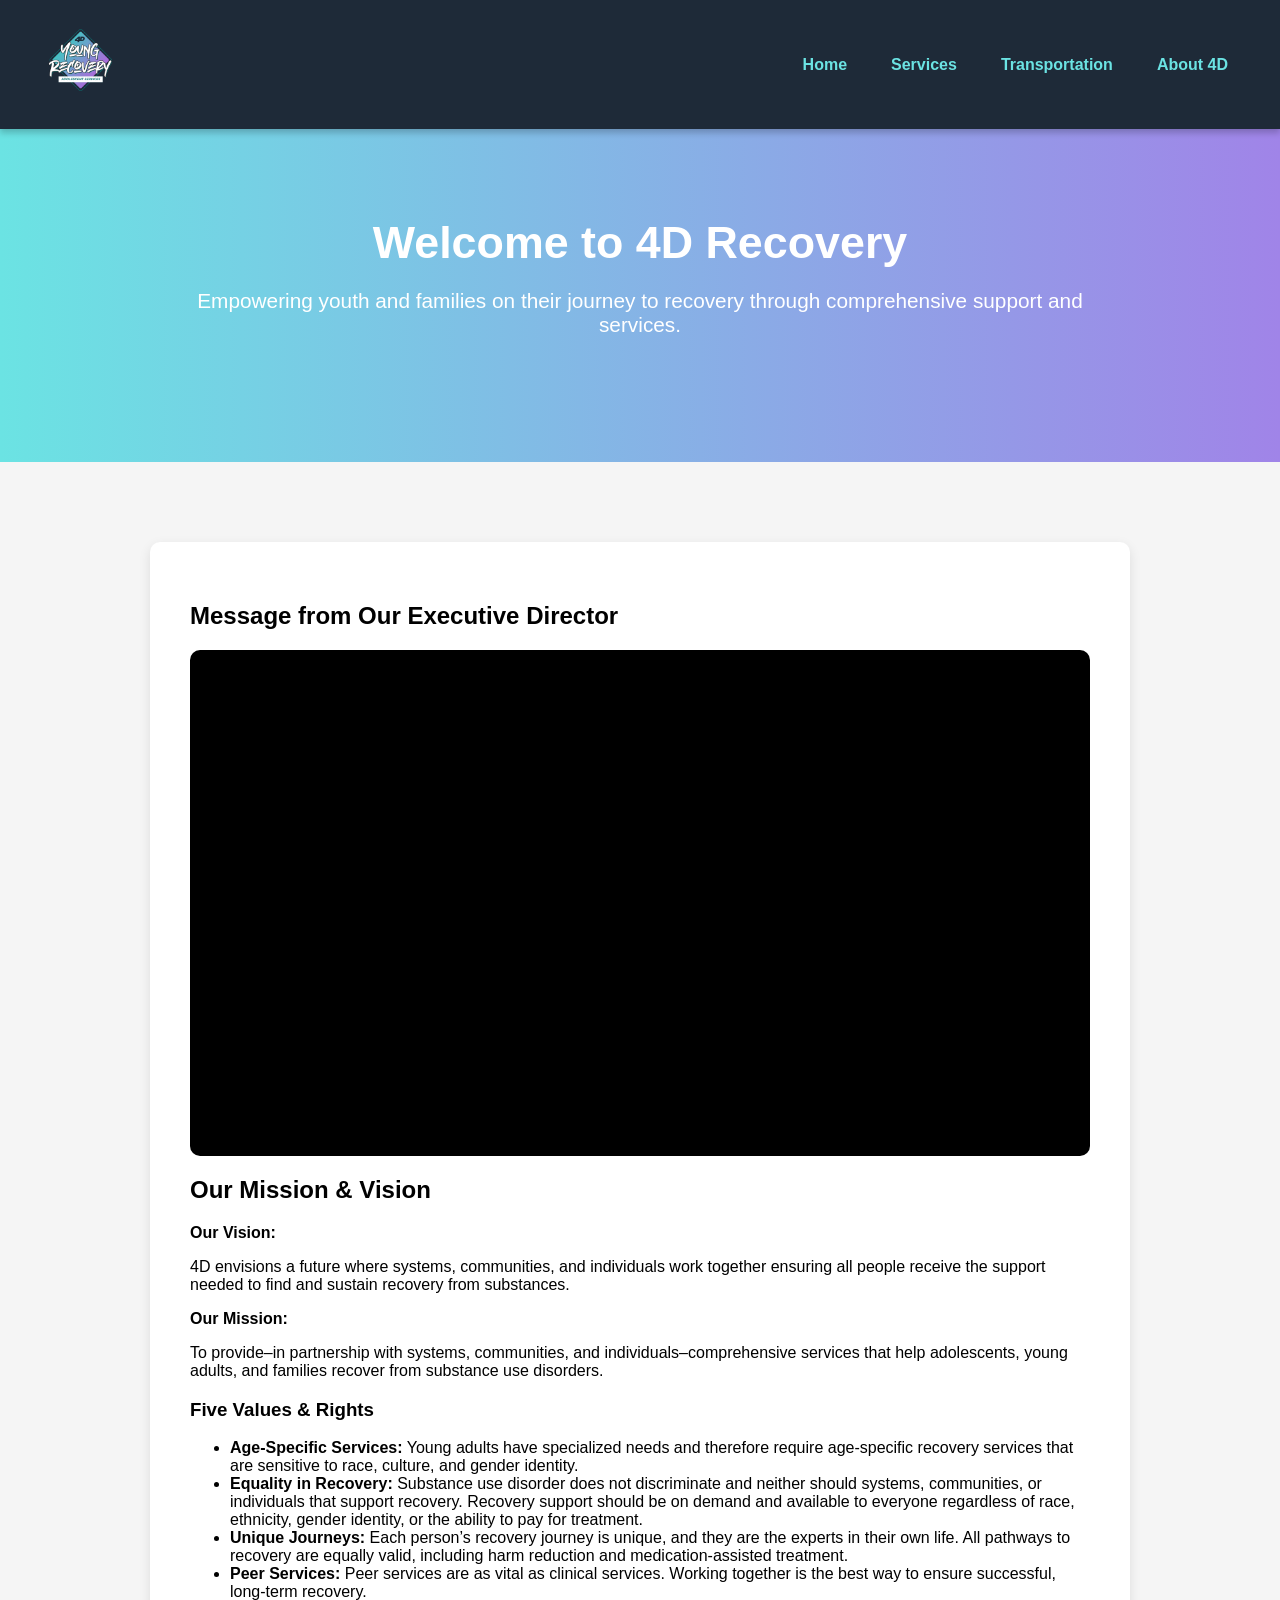
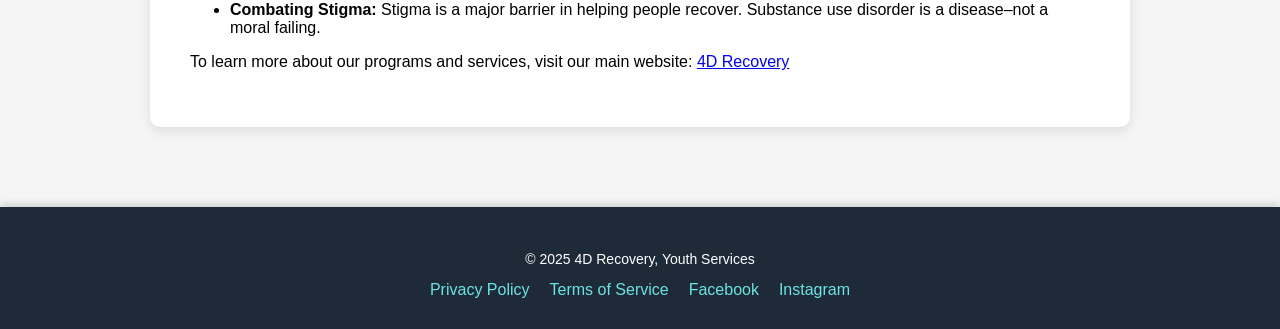
<file: about.html>
<!DOCTYPE html>
<html lang="en">
<head>
    <meta charset="UTF-8">
    <meta name="viewport" content="width=device-width, initial-scale=1.0">
    <title>4D Youth - About Us</title>
    
    <link rel="stylesheet" href="css/header.css">
    <link rel="stylesheet" href="css/body.css">
    <link rel="stylesheet" href="css/footer.css">
    <link rel="stylesheet" href="css/install.css">
    
    <!-- Link to Manifest -->
    <link rel="manifest" href="./manifest.json">
    <meta http-equiv="Cache-Control" content="no-cache, no-store, must-revalidate">
<meta http-equiv="Pragma" content="no-cache">
<meta http-equiv="Expires" content="0">

</head>
<body>

    <!-- HEADER SECTION-->
    <header>
        <div class="nav-container">
            <!-- Logo -->
            <a href="index.html" class="logo-link">
                <img src="assets/logo.png" alt="Young Recovery Logo" class="logo">
            </a>
    
            <!-- Hamburger Icon (only visible on mobile) -->
            <div class="hamburger-icon" id="hamburger-icon">
                <div class="line"></div>
                <div class="line"></div>
                <div class="line"></div>
            </div>
    
            <!-- Navbar (hidden on mobile by default) -->
            <ul class="navbar" id="navbar">
                <li><a href="index.html" class="active">Home</a></li>
                <li><a href="services.html">Services</a></li>
                <li><a href="transportation.html">Transportation</a></li>
                <li><a href="about.html">About 4D</a></li>
            </ul>
        </div>
    </header>

    <!-- Hero Section -->
    <section class="hero">
        <div class="hero-content">
            <h1>Welcome to 4D Recovery</h1>
            <p>Empowering youth and families on their journey to recovery through comprehensive support and services.</p>
        </div>
    </section>

    <!-- About Section -->
    <section class="about-section">
        <div class="container">
            <div class="about-content">
                <!-- Video Section with Executive Director's Message -->
                <div class="about-video">
                    <h2>Message from Our Executive Director</h2>
                    <div class="video-wrapper">
                        <iframe width="100%" height="500px" src="https://www.youtube.com/embed/3O2c6vrCFLg" frameborder="0" allow="accelerometer; autoplay; encrypted-media; gyroscope; picture-in-picture" allowfullscreen></iframe>
                    </div>
                </div>
                
                <!-- Mission, Vision & Values -->
                <div class="about-text">
                    <h2>Our Mission & Vision</h2>
                    <p><strong>Our Vision:</strong></p>
                    <p>4D envisions a future where systems, communities, and individuals work together ensuring all people receive the support needed to find and sustain recovery from substances.</p>
                    <p><strong>Our Mission:</strong></p>
                    <p>To provide–in partnership with systems, communities, and individuals–comprehensive services that help adolescents, young adults, and families recover from substance use disorders.</p>

                    <h3>Five Values & Rights</h3>
                    <ul>
                        <li><strong>Age-Specific Services:</strong> Young adults have specialized needs and therefore require age-specific recovery services that are sensitive to race, culture, and gender identity.</li>
                        <li><strong>Equality in Recovery:</strong> Substance use disorder does not discriminate and neither should systems, communities, or individuals that support recovery. Recovery support should be on demand and available to everyone regardless of race, ethnicity, gender identity, or the ability to pay for treatment.</li>
                        <li><strong>Unique Journeys:</strong> Each person’s recovery journey is unique, and they are the experts in their own life. All pathways to recovery are equally valid, including harm reduction and medication-assisted treatment.</li>
                        <li><strong>Peer Services:</strong> Peer services are as vital as clinical services. Working together is the best way to ensure successful, long-term recovery.</li>
                        <li><strong>Combating Stigma:</strong> Stigma is a major barrier in helping people recover. Substance use disorder is a disease–not a moral failing.</li>
                    </ul>

                    <!-- Link to Main Website -->
                    <p>To learn more about our programs and services, visit our main website: <a href="https://www.4drecovery.org" target="_blank">4D Recovery</a></p>
                </div>
            </div>
        </div>
    </section>

    <!-- Footer Section -->
    <footer>
        <div class="footer-container">
            <div class="footer-divider"></div>
            <p>© 2025 4D Recovery, Youth Services</p>
            <div class="footer-links">
                <a href="#">Privacy Policy</a>
                <a href="#">Terms of Service</a>
                <a href="#">Facebook</a>
                <a href="#">Instagram</a>
            </div>
        </div>
    </footer>

    <!-- Install App Script -->
    <script src="./install.js" defer></script>

    <!-- Register Service Worker -->
    <script>
        if ("serviceWorker" in navigator) {
            navigator.serviceWorker.register("./service-worker.js")
                .then(() => console.log("Service Worker Registered"))
                .catch(err => console.error("Service Worker registration failed:", err));
        }
    </script>
<script>
    // Get the hamburger icon and navbar elements
    const hamburgerIcon = document.getElementById('hamburger-icon');
    const navbar = document.getElementById('navbar');

    // Toggle the navbar visibility when the hamburger icon is clicked
    hamburgerIcon.addEventListener('click', () => {
        navbar.classList.toggle('active');
    });
</script>

</body>
</html>
</file>
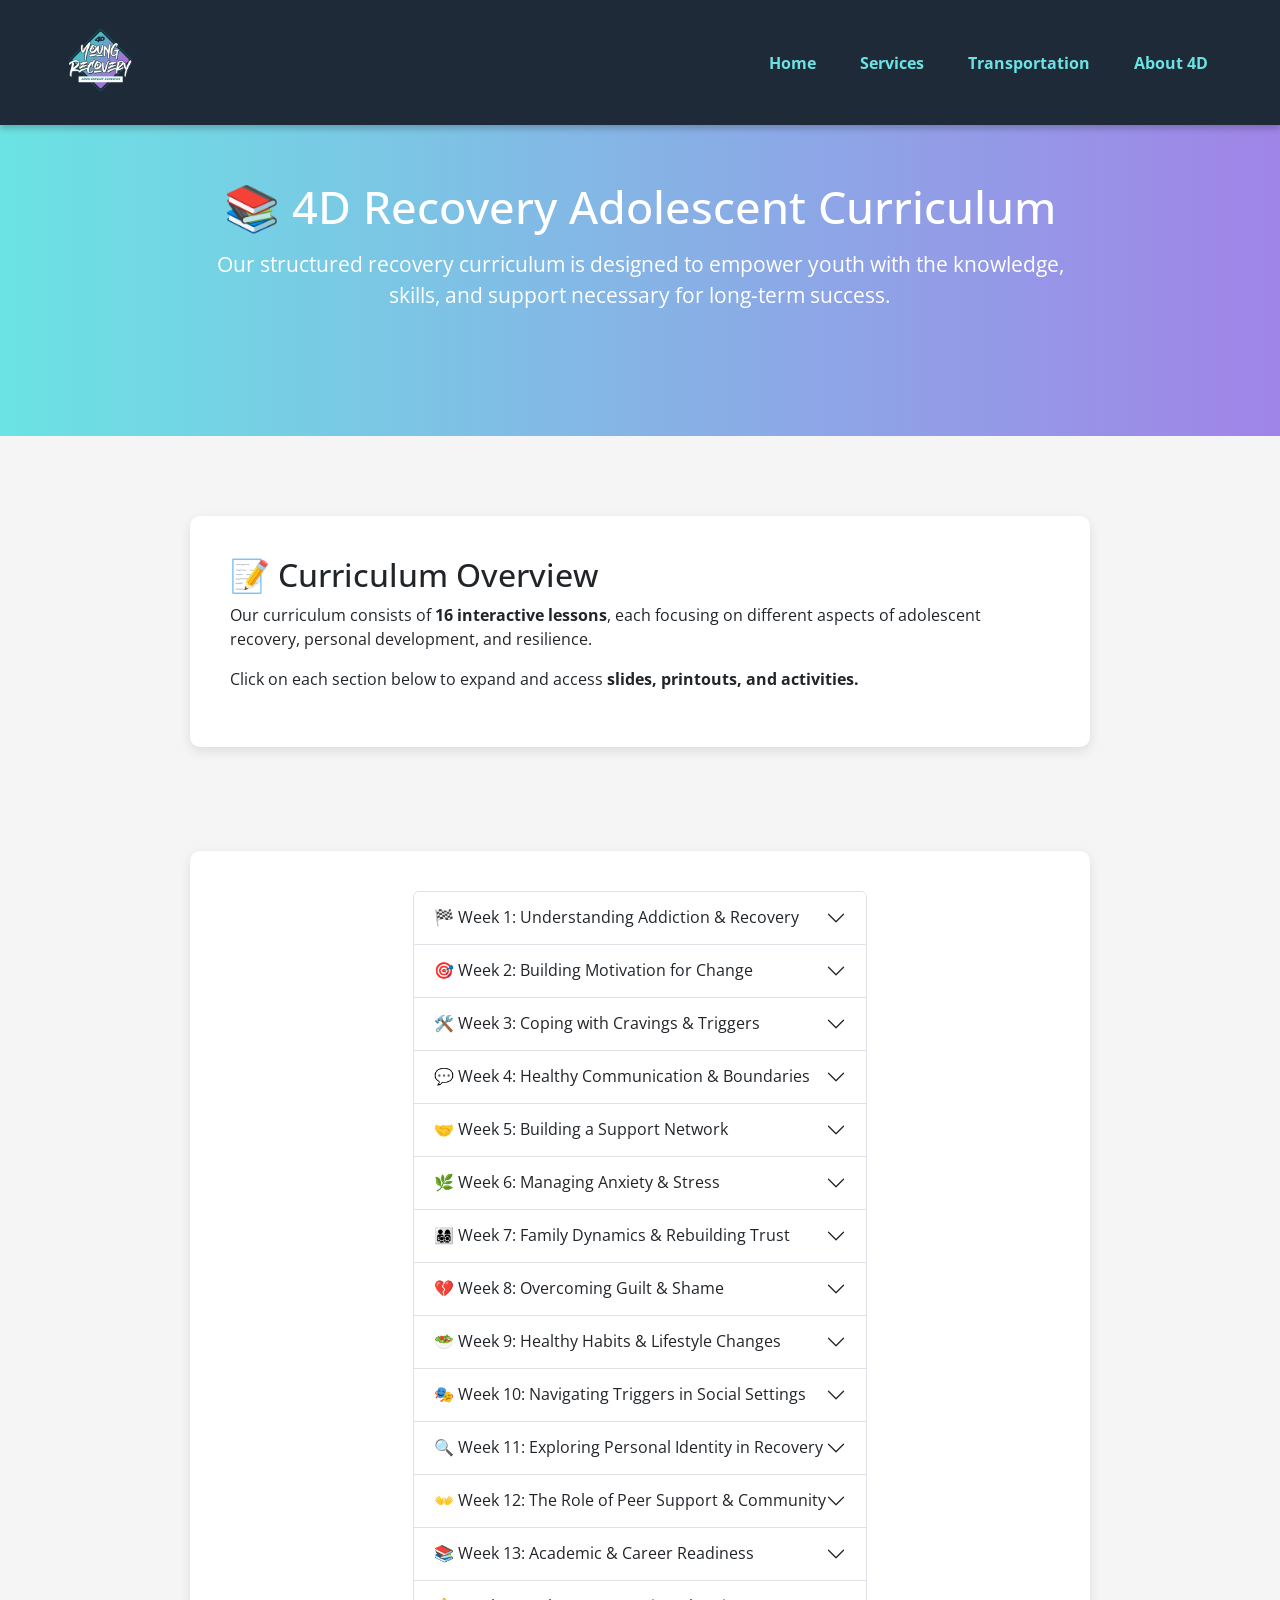
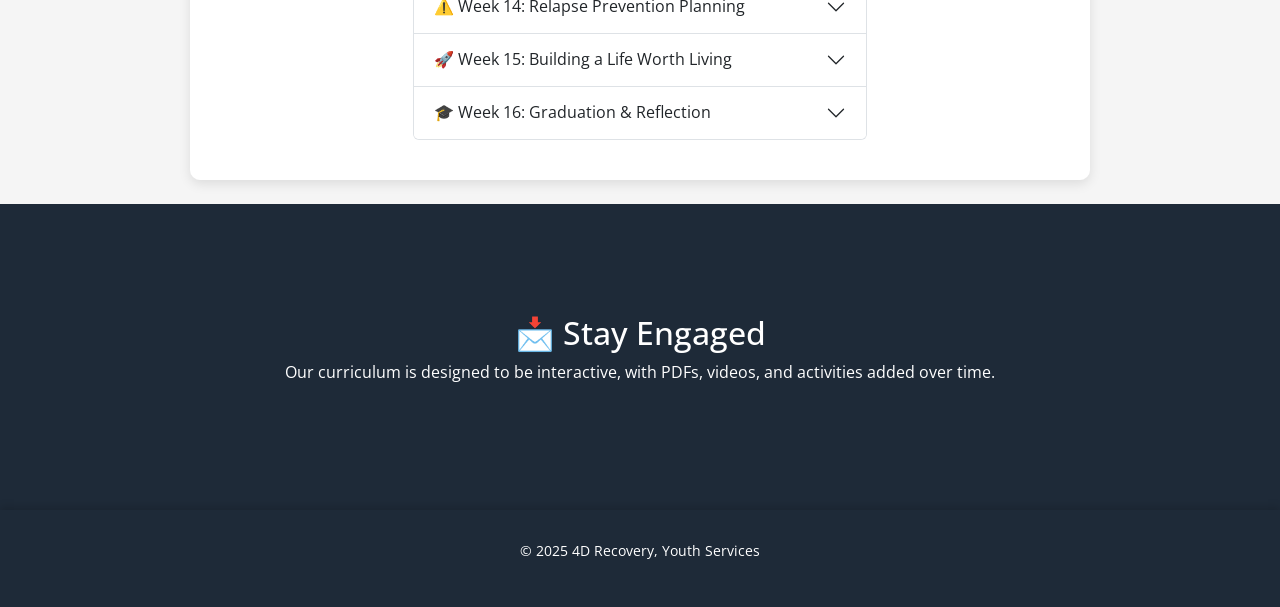
<file: curriculum.html>
<!DOCTYPE html>
<html lang="en">
<head>
    <meta charset="UTF-8">
    <meta name="viewport" content="width=device-width, initial-scale=1.0">
    <title>4D Youth, Treatment Curriculum</title>
    
    <!-- Google Fonts -->
    <link rel="stylesheet" href="https://fonts.googleapis.com/css2?family=Poppins:wght@300;400;600&family=Open+Sans:wght@300;400;600&display=swap">
    
    <!-- Bootstrap 5 for Accordion -->
    <link rel="stylesheet" href="https://cdn.jsdelivr.net/npm/bootstrap@5.3.0/dist/css/bootstrap.min.css">

    <link rel="stylesheet" href="css/header.css">
    <link rel="stylesheet" href="css/body.css">
    <link rel="stylesheet" href="css/footer.css">
    <meta http-equiv="Cache-Control" content="no-cache, no-store, must-revalidate">
<meta http-equiv="Pragma" content="no-cache">
<meta http-equiv="Expires" content="0">

</head>
<body>

    <!-- HEADER SECTION-->
    <header>
        <div class="nav-container">
            <!-- Logo -->
            <a href="index.html" class="logo-link">
                <img src="assets/logo.png" alt="Young Recovery Logo" class="logo">
            </a>
    
            <!-- Hamburger Icon (only visible on mobile) -->
            <div class="hamburger-icon" id="hamburger-icon">
                <div class="line"></div>
                <div class="line"></div>
                <div class="line"></div>
            </div>
    
            <!-- Navbar (hidden on mobile by default) -->
            <ul class="navbar" id="navbar">
                <li><a href="index.html" class="active">Home</a></li>
                <li><a href="services.html">Services</a></li>
                <li><a href="transportation.html">Transportation</a></li>
                <li><a href="about.html">About 4D</a></li>
            </ul>
        </div>
    </header>

    <!-- Hero Section -->
    <section class="hero">
        <div class="hero-content">
            <h1>📚 4D Recovery Adolescent Curriculum</h1>
            <p>Our structured recovery curriculum is designed to empower youth with the knowledge, skills, and support necessary for long-term success.</p>
        </div>
    </section>

    <!-- Curriculum Overview -->
    <section>
        <div class="container">
            <h2>📝 Curriculum Overview</h2>
            <p>Our curriculum consists of <strong>16 interactive lessons</strong>, each focusing on different aspects of adolescent recovery, personal development, and resilience.</p>
            <p>Click on each section below to expand and access <strong>slides, printouts, and activities.</strong></p>
        </div>
    </section>

    <!-- Accordion Curriculum Sections -->
    <section class="container my-4">
        <div class="accordion" id="curriculumAccordion">

            <!-- Manually Written 16 Weeks -->
            <!-- This website has been designed with love by Robert Sanders @ Recovery Uprise -->
            <!-- Each Section Includes Google Drive Placeholder Links -->

            <!-- Week 1 - 16 -->
            <script>
                const weeks = [
                    {title: "Understanding Addiction & Recovery", emoji: "🏁", desc: "Exploring the science of substance use disorders and the recovery process."},
                    {title: "Building Motivation for Change", emoji: "🎯", desc: "Identifying personal reasons for recovery and setting meaningful goals."},
                    {title: "Coping with Cravings & Triggers", emoji: "🛠️", desc: "Strategies to manage urges and prevent relapse."},
                    {title: "Healthy Communication & Boundaries", emoji: "💬", desc: "Learning how to express emotions effectively and set boundaries."},
                    {title: "Building a Support Network", emoji: "🤝", desc: "Finding and maintaining healthy relationships that support recovery."},
                    {title: "Managing Anxiety & Stress", emoji: "🌿", desc: "Practical tools for reducing anxiety and managing stress."},
                    {title: "Family Dynamics & Rebuilding Trust", emoji: "👨‍👩‍👧‍👦", desc: "Understanding how addiction affects family relationships and ways to repair trust."},
                    {title: "Overcoming Guilt & Shame", emoji: "💔", desc: "Addressing guilt and shame as part of the recovery journey and building self-compassion."},
                    {title: "Healthy Habits & Lifestyle Changes", emoji: "🥗", desc: "Developing daily habits that support mental, physical, and emotional health."},
                    {title: "Navigating Triggers in Social Settings", emoji: "🎭", desc: "Identifying and avoiding high-risk situations while maintaining friendships."},
                    {title: "Exploring Personal Identity in Recovery", emoji: "🔍", desc: "Discovering strengths, values, and self-identity beyond substance use."},
                    {title: "The Role of Peer Support & Community", emoji: "👐", desc: "Understanding how connection and support improve recovery outcomes."},
                    {title: "Academic & Career Readiness", emoji: "📚", desc: "Developing skills for success in school, work, and long-term goals."},
                    {title: "Relapse Prevention Planning", emoji: "⚠️", desc: "Creating a personal action plan to prevent relapse and sustain recovery."},
                    {title: "Building a Life Worth Living", emoji: "🚀", desc: "Identifying passions and developing a vision for the future."},
                    {title: "Graduation & Reflection", emoji: "🎓", desc: "Reflecting on personal growth and celebrating achievements in recovery."},
                ];

                document.write(weeks.map((week, index) => `  
                    <div class="accordion-item">
                        <h2 class="accordion-header" id="heading${index+1}">
                            <button class="accordion-button collapsed" type="button" data-bs-toggle="collapse" data-bs-target="#collapse${index+1}">
                                ${week.emoji} Week ${index+1}: ${week.title}
                            </button>
                        </h2>
                        <div id="collapse${index+1}" class="accordion-collapse collapse" data-bs-parent="#curriculumAccordion">
                            <div class="accordion-body">
                                <p>${week.desc}</p>
                                <p><a href="https://drive.google.com/your-slide-link" target="_blank">📖 View Slides</a> |  
                                   <a href="https://drive.google.com/your-printout-link" target="_blank">📝 Download Printout</a> |  
                                   <a href="https://drive.google.com/your-video-link" target="_blank">🎥 Watch Video</a></p>
                                <button class="btn btn-outline-primary copy-btn" data-link="#heading${index+1}">📋 Copy Link</button>
                            </div>
                        </div>
                    </div>
                `).join(''));
            </script>

        </div>
    </section>

    <!-- Copy Link JavaScript -->
    <script>
        document.querySelectorAll('.copy-btn').forEach(button => {
            button.addEventListener('click', function() {
                const link = window.location.origin + window.location.pathname + this.getAttribute('data-link');
                navigator.clipboard.writeText(link).then(() => {
                    alert('Link copied to clipboard!');
                }).catch(err => console.error('Error copying link:', err));
            });
        });
    </script>

    <!-- Call to Action -->
    <section class="cta">
        <div class="container">
            <h2>📩 Stay Engaged</h2>
            <p>Our curriculum is designed to be interactive, with PDFs, videos, and activities added over time.</p>
        </div>
    </section>

    <!-- Footer Section -->
    <footer>
        <div class="footer-container">
            <p>© 2025 4D Recovery, Youth Services</p>
        </div>
    </footer>

    <!-- Bootstrap Script for Accordion -->
    <script src="https://cdn.jsdelivr.net/npm/bootstrap@5.3.0/dist/js/bootstrap.bundle.min.js"></script>

    <script>
        // Get the hamburger icon and navbar elements
        const hamburgerIcon = document.getElementById('hamburger-icon');
        const navbar = document.getElementById('navbar');
    
        // Toggle the navbar visibility when the hamburger icon is clicked
        hamburgerIcon.addEventListener('click', () => {
            navbar.classList.toggle('active');
        });
    </script>
    
    </body>
    </html>
</file>
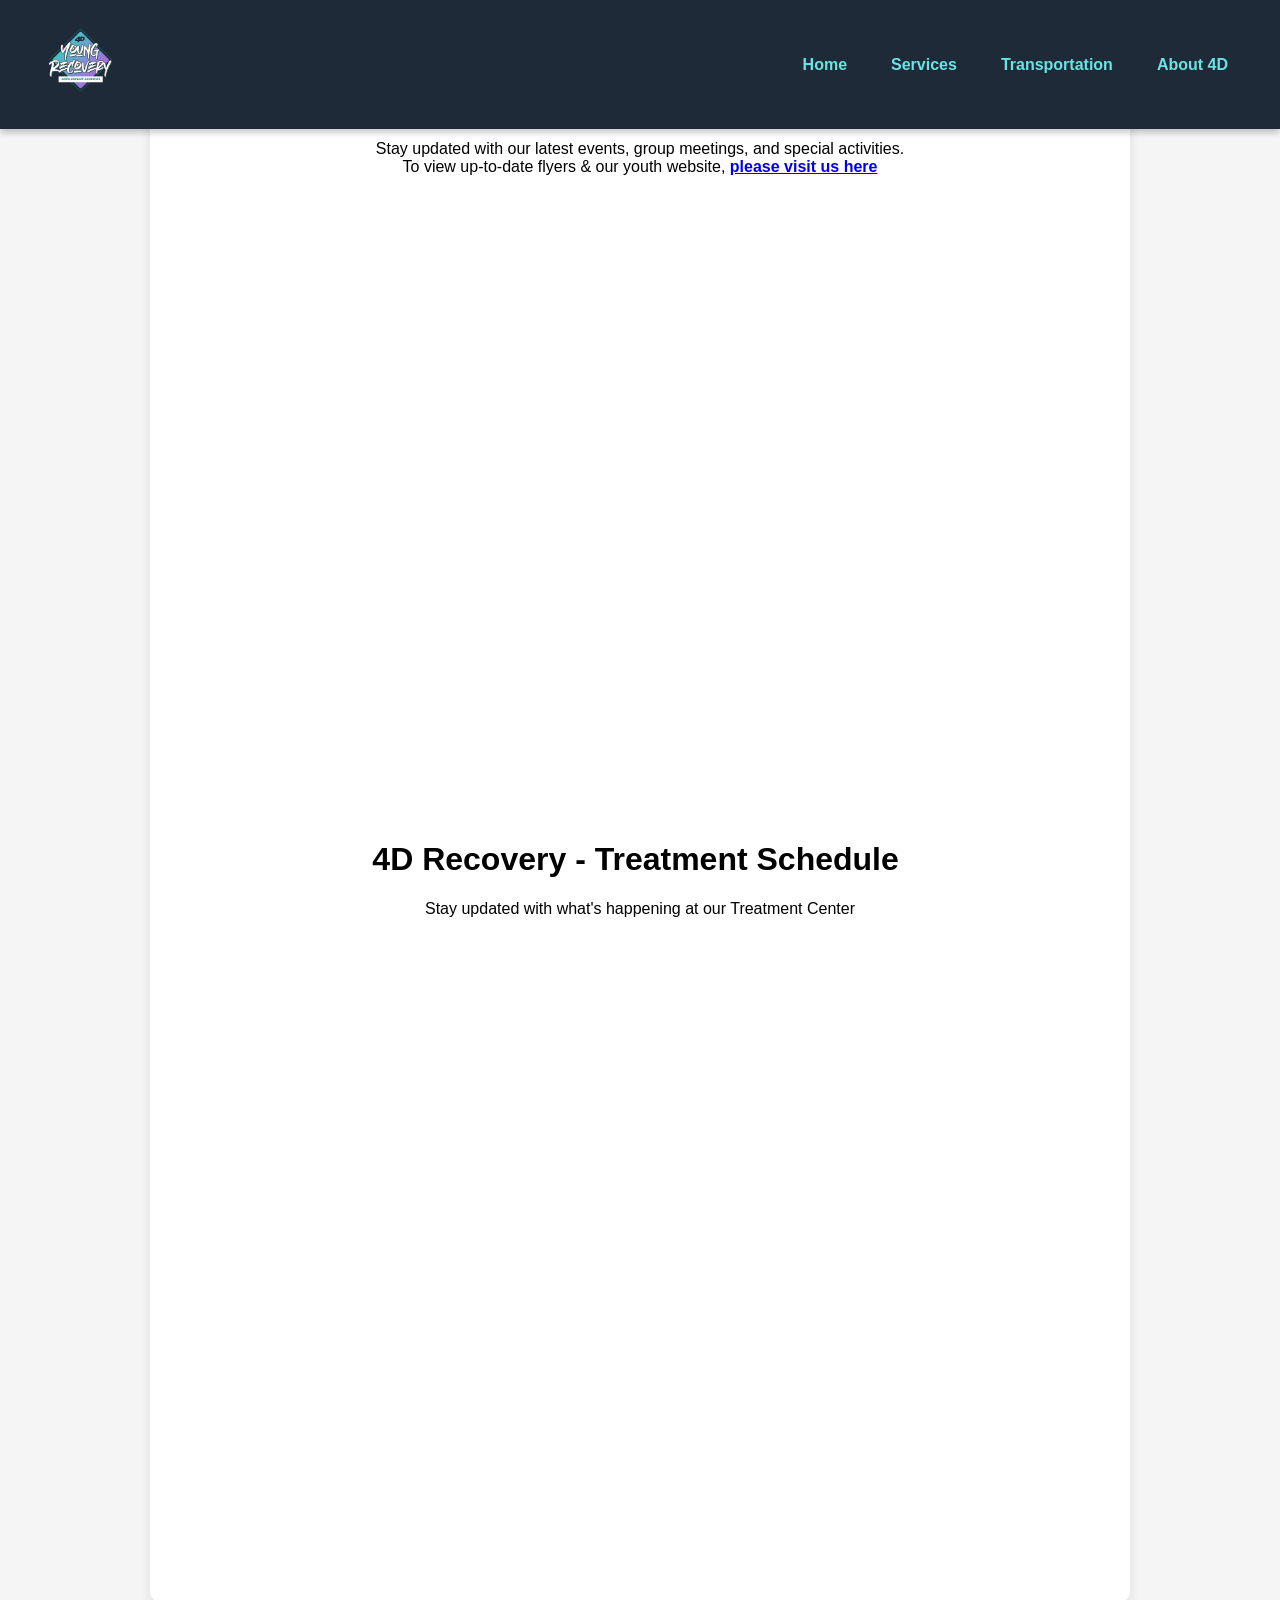
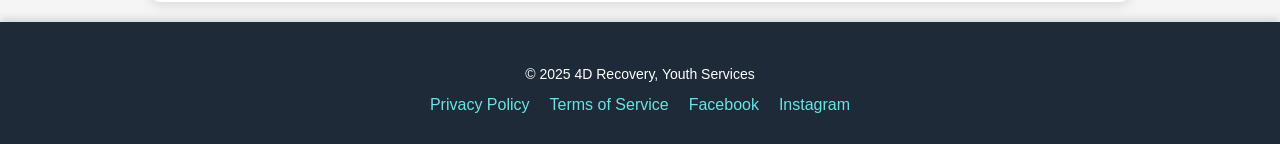
<file: events.html>
<!DOCTYPE html>
<html lang="en">
<head>
    <meta charset="UTF-8">
    <meta name="viewport" content="width=device-width, initial-scale=1.0">
    <title>4D Youth - Schedule</title>
    
    <link rel="stylesheet" href="css/header.css">
    <link rel="stylesheet" href="css/body.css">
    <link rel="stylesheet" href="css/footer.css">
    <meta http-equiv="Cache-Control" content="no-cache, no-store, must-revalidate">
<meta http-equiv="Pragma" content="no-cache">
<meta http-equiv="Expires" content="0">

</head>
<body>

    <!-- HEADER SECTION-->
    <header>
        <div class="nav-container">
            <!-- Logo -->
            <a href="index.html" class="logo-link">
                <img src="assets/logo.png" alt="Young Recovery Logo" class="logo">
            </a>
    
            <!-- Hamburger Icon (only visible on mobile) -->
            <div class="hamburger-icon" id="hamburger-icon">
                <div class="line"></div>
                <div class="line"></div>
                <div class="line"></div>
            </div>
    
            <!-- Navbar (hidden on mobile by default) -->
            <ul class="navbar" id="navbar">
                <li><a href="index.html" class="active">Home</a></li>
                <li><a href="services.html">Services</a></li>
                <li><a href="transportation.html">Transportation</a></li>
                <li><a href="about.html">About 4D</a></li>
            </ul>
        </div>
    </header>

    <!-- Main Content Section -->
    <main class="container">
        <center>
            <h1>Upcoming Events at Our Recovery Center&nbsp;</h1>
            <p>Stay updated with our latest events, group meetings, and special activities.<br>
            To view up-to-date flyers & our youth website, <a href="https://sites.google.com/4drecovery.org/youth/meeting-board"><strong>please visit us here</strong></a></p>
        </center>
        
        <!-- Google Calendar Embed for Recovery Center -->
        <div class="calendar-container">
            <iframe src="https://calendar.google.com/calendar/embed?src=eventsyouth@4drecovery.org&mode=AGENDA&ctz=America/Los_Angeles" 
                style="border: 0" width="100%" height="600" frameborder="0" scrolling="no" loading="lazy"></iframe>
        </div>
        
        <center>
            <h1>4D Recovery - Treatment Schedule&nbsp;</h1>
            <p>Stay updated with what's happening at our Treatment Center</p>
        </center>
        
        <!-- Google Calendar Embed for Treatment Schedule -->
        <div class="calendar-container">
            <iframe src="https://calendar.google.com/calendar/embed?src=c_3533bd6f42a75f73775f11b5818f61870790574ebf40fb3d3fc41a54b8a6f6a2%40group.calendar.google.com&mode=WEEK&ctz=America/Los_Angeles" 
                style="border: 0" width="100%" height="600" frameborder="0" scrolling="no" loading="lazy"></iframe>
        </div>
    </main>

    <!-- Footer Section -->
    <footer>
        <div class="footer-container">
            <div class="footer-divider"></div>
            <p>© 2025 4D Recovery, Youth Services</p>
            <div class="footer-links">
                <a href="#">Privacy Policy</a>
                <a href="#">Terms of Service</a>
                <a href="#">Facebook</a>
                <a href="#">Instagram</a>
            </div>
        </div>
    </footer>

    <script>
        // Get the hamburger icon and navbar elements
        const hamburgerIcon = document.getElementById('hamburger-icon');
        const navbar = document.getElementById('navbar');
    
        // Toggle the navbar visibility when the hamburger icon is clicked
        hamburgerIcon.addEventListener('click', () => {
            navbar.classList.toggle('active');
        });
    </script>
    
    </body>
    </html>
</file>
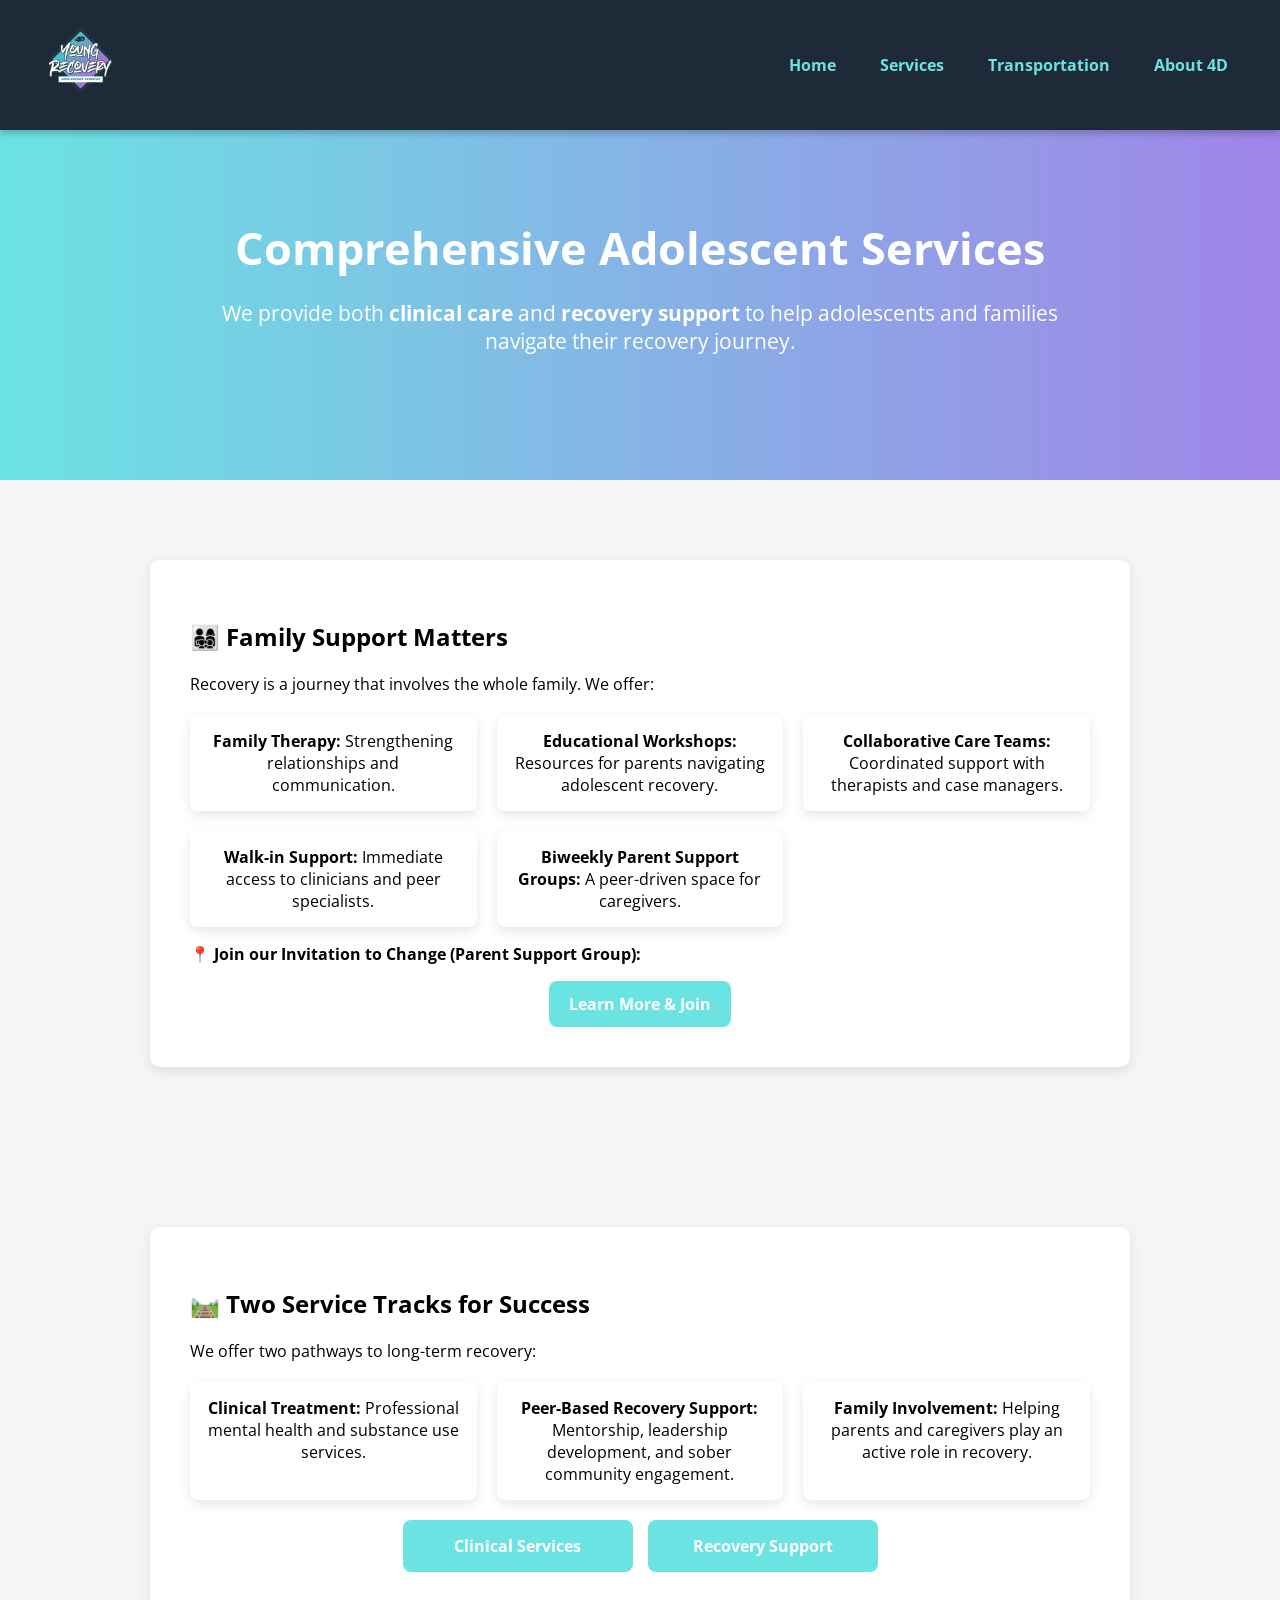
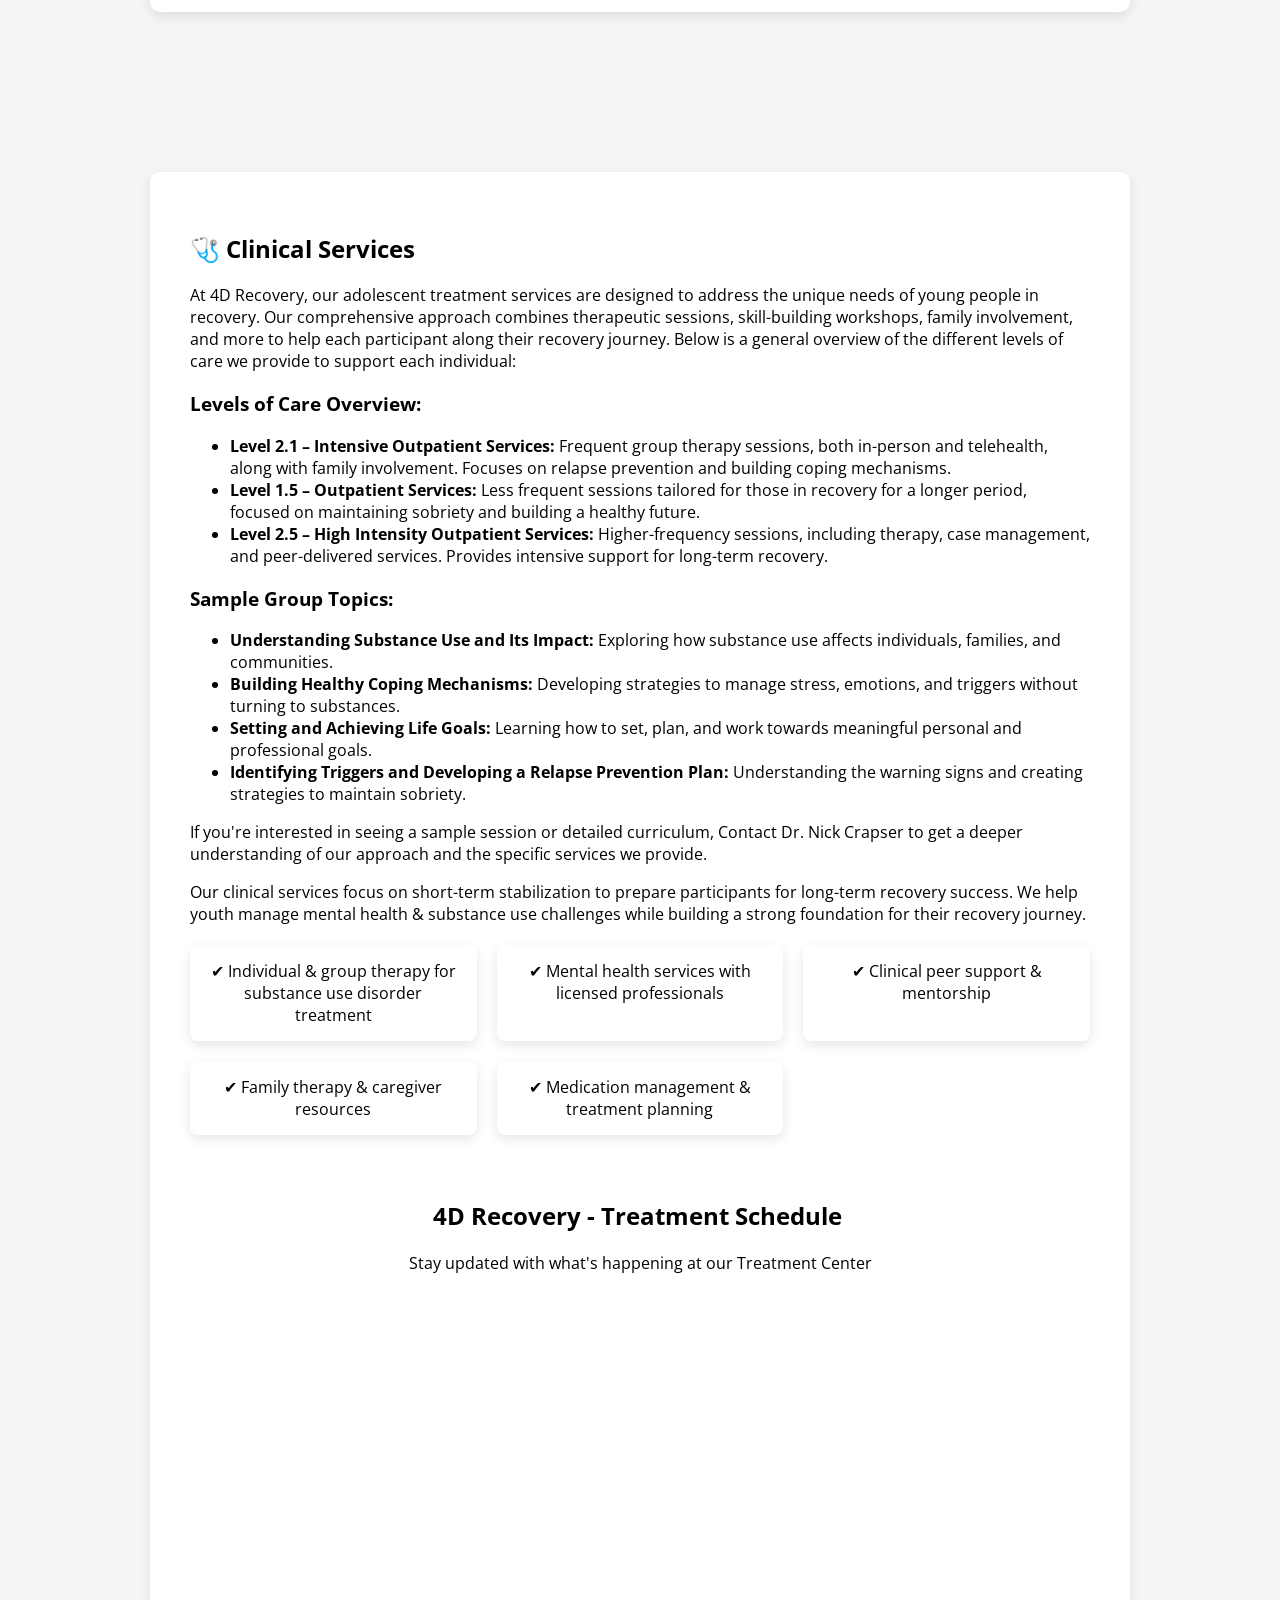
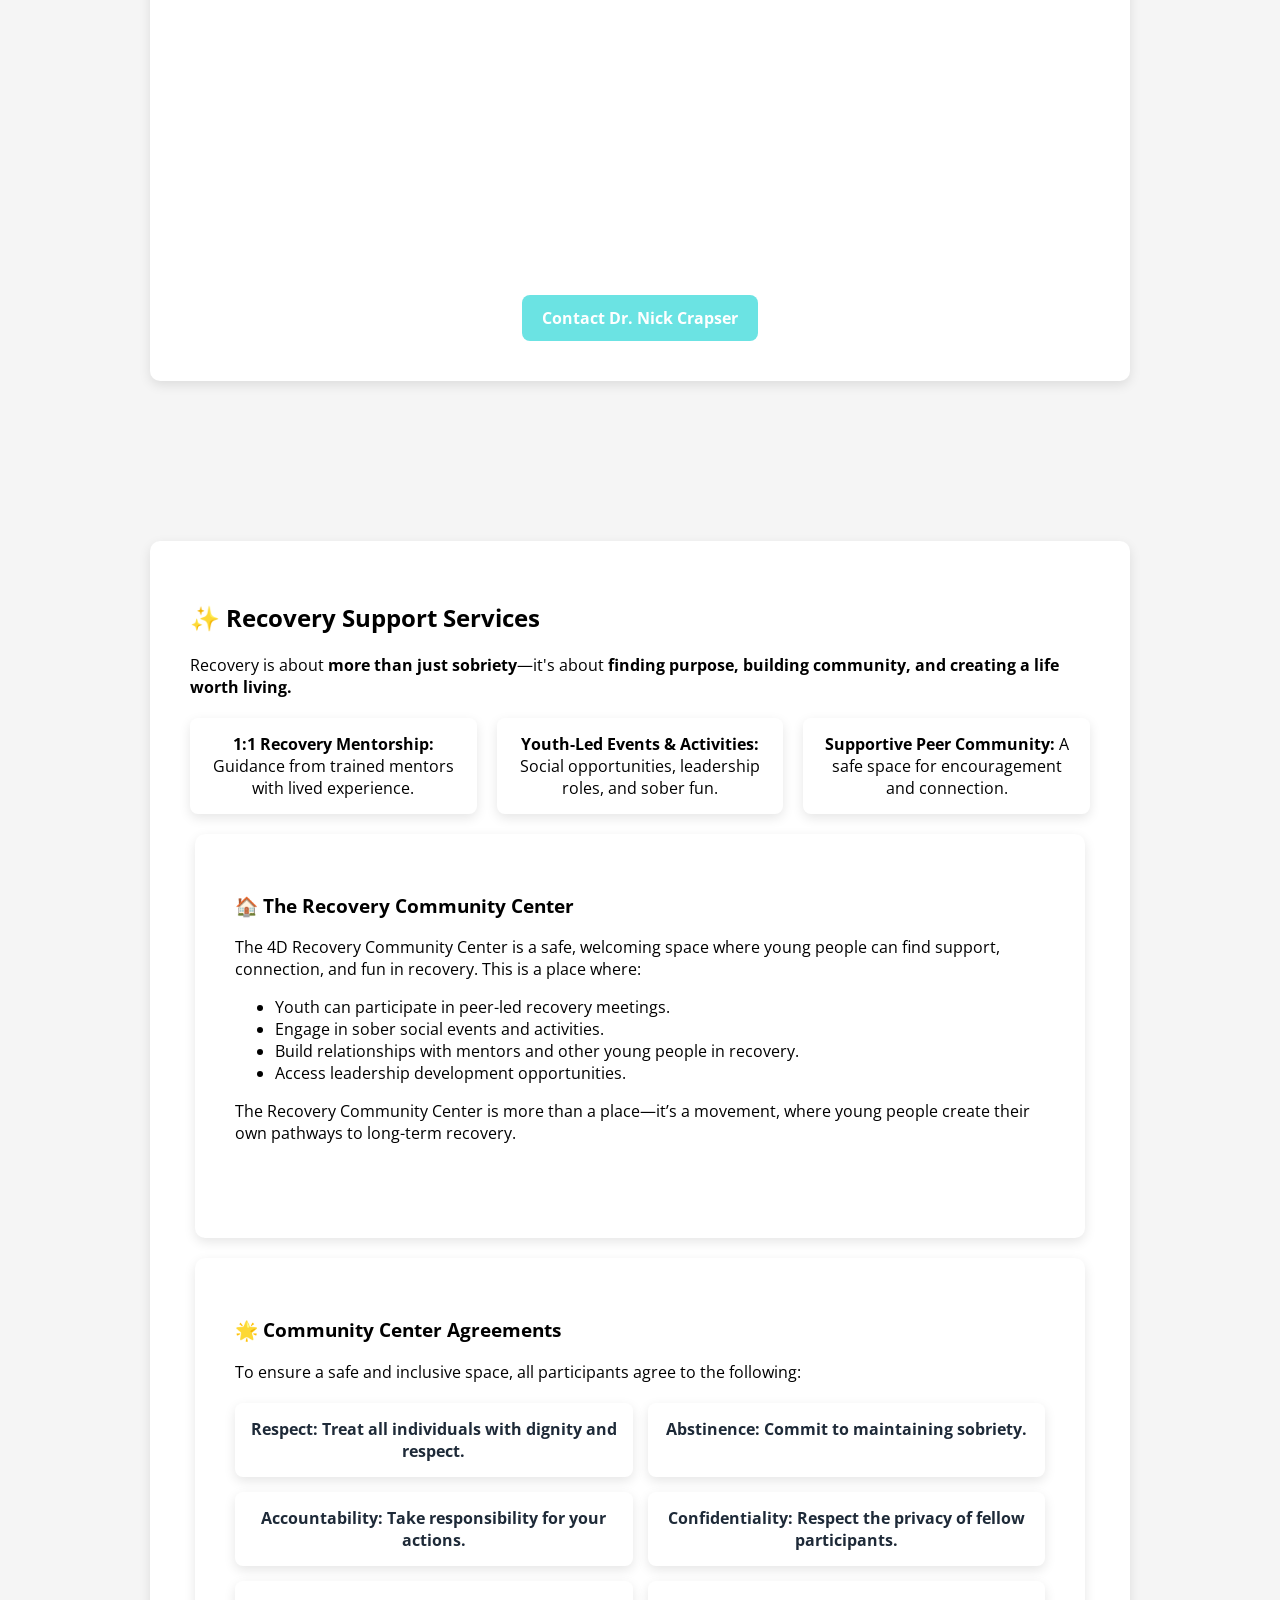
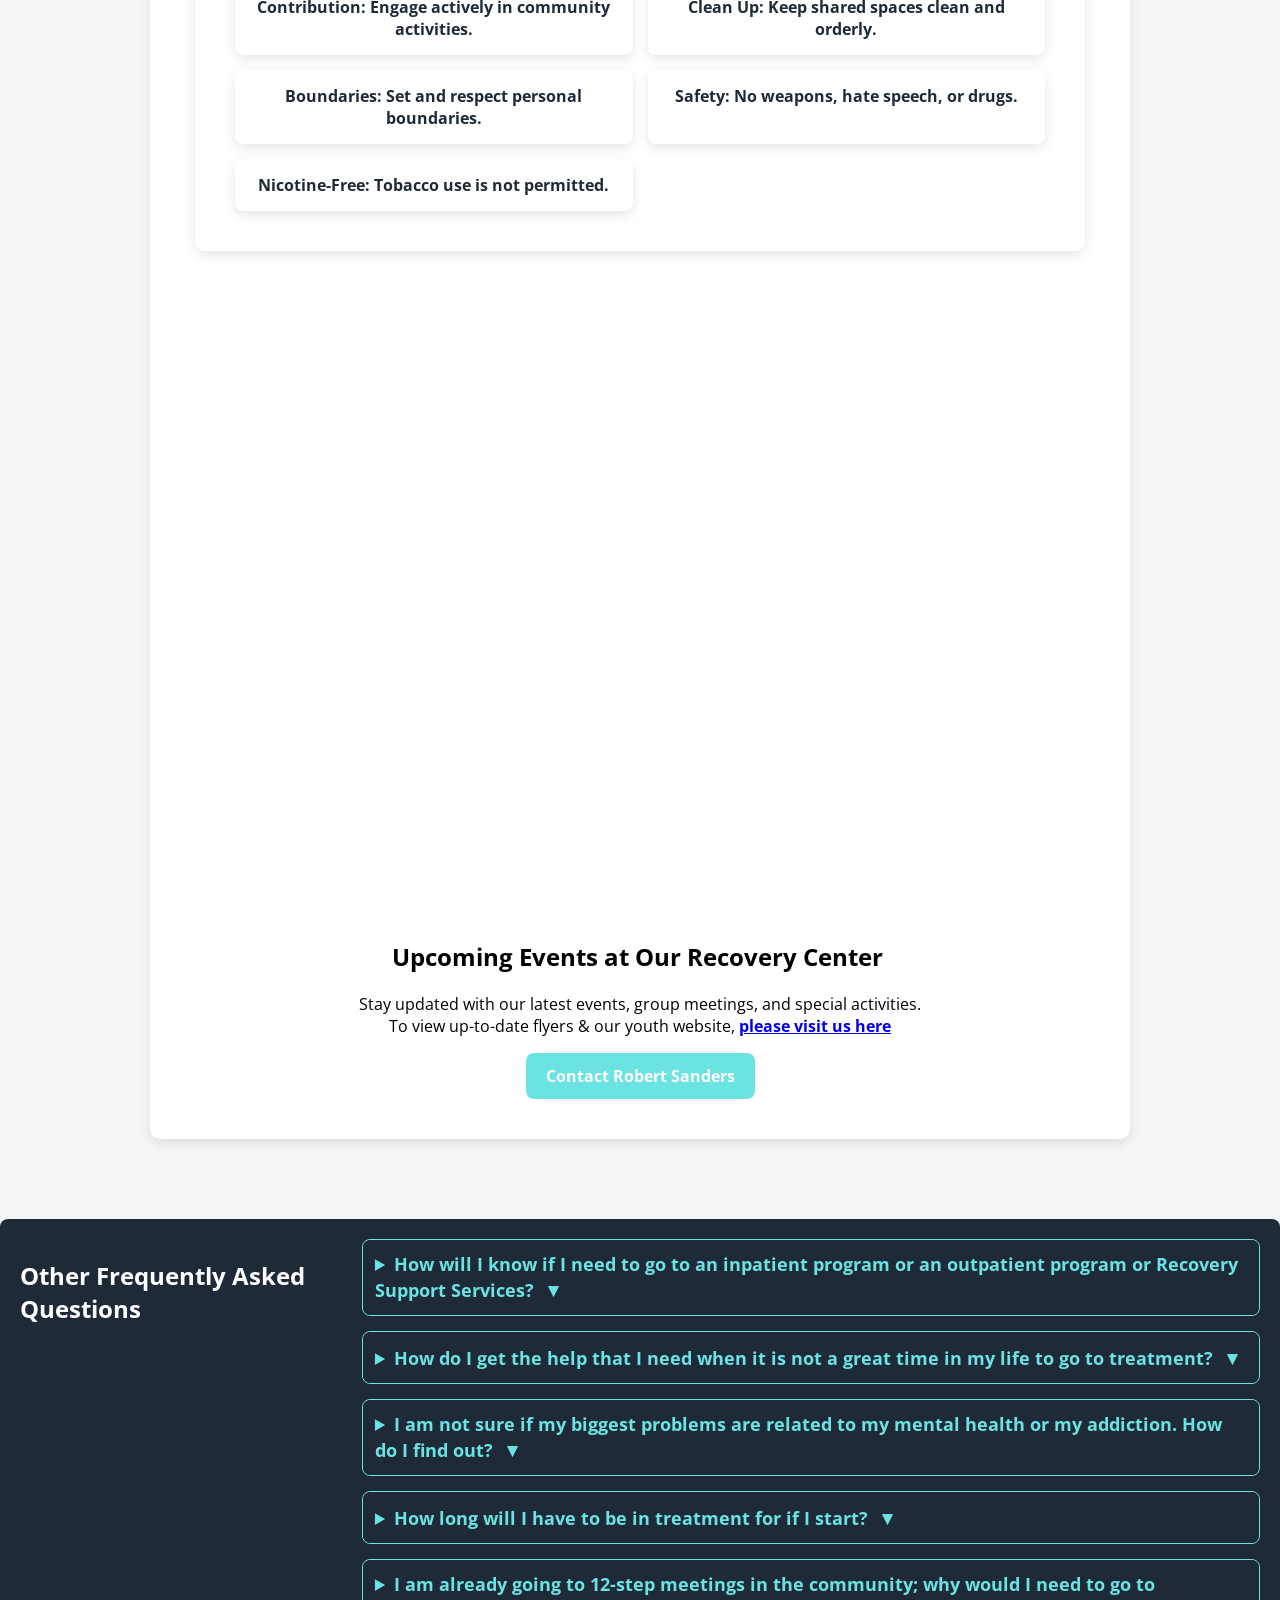
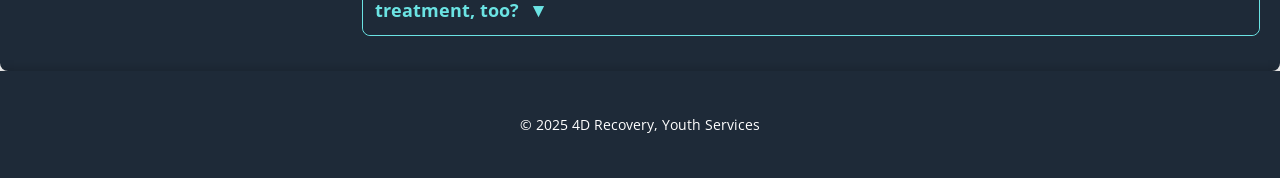
<file: services.html>
<!DOCTYPE html>
<html lang="en">
<head>
    <meta charset="UTF-8">
    <meta name="viewport" content="width=device-width, initial-scale=1.0">
    <title>4D Youth - Our Services</title>

    <!-- Google Fonts -->
    <link rel="stylesheet" href="https://fonts.googleapis.com/css2?family=Poppins:wght@300;400;600&family=Open+Sans:wght@300;400;600&display=swap">
    
    <link rel="stylesheet" href="css/header.css">
    <link rel="stylesheet" href="css/body.css">
    <link rel="stylesheet" href="css/footer.css">
    <meta http-equiv="Cache-Control" content="no-cache, no-store, must-revalidate">
<meta http-equiv="Pragma" content="no-cache">
<meta http-equiv="Expires" content="0">

</head>
<body>

   <!-- HEADER SECTION-->
   <header>
    <div class="nav-container">
        <!-- Logo -->
        <a href="index.html" class="logo-link">
            <img src="assets/logo.png" alt="Young Recovery Logo" class="logo">
        </a>

        <!-- Hamburger Icon (only visible on mobile) -->
        <div class="hamburger-icon" id="hamburger-icon">
            <div class="line"></div>
            <div class="line"></div>
            <div class="line"></div>
        </div>

        <!-- Navbar (hidden on mobile by default) -->
        <ul class="navbar" id="navbar">
            <li><a href="index.html" class="active">Home</a></li>
            <li><a href="services.html">Services</a></li>
            <li><a href="transportation.html">Transportation</a></li>
            <li><a href="about.html">About 4D</a></li>
        </ul>
    </div>
</header>

    <!-- Hero Section -->
    <section class="hero">
        <div class="hero-content">
            <h1>Comprehensive Adolescent Services</h1>
            <p>We provide both <strong>clinical care</strong> and <strong>recovery support</strong> to help adolescents and families navigate their recovery journey.</p>
        </div>
    </section>

    <!-- Family Support Section -->
    <section>
        <div class="container">
            <h2>👨‍👩‍👧‍👦 Family Support Matters</h2>
            <p>Recovery is a journey that involves the whole family. We offer:</p>
            <div class="info-grid">
                <div class="info-box"><strong>Family Therapy:</strong> Strengthening relationships and communication.</div>
                <div class="info-box"><strong>Educational Workshops:</strong> Resources for parents navigating adolescent recovery.</div>
                <div class="info-box"><strong>Collaborative Care Teams:</strong> Coordinated support with therapists and case managers.</div>
                <div class="info-box"><strong>Walk-in Support:</strong> Immediate access to clinicians and peer specialists.</div>
                <div class="info-box"><strong>Biweekly Parent Support Groups:</strong> A peer-driven space for caregivers.</div>
            </div>
            <p>📍 <strong>Join our Invitation to Change (Parent Support Group):</strong></p>
            <center><a href="https://www.twinflowercounseling.com/4d-parent-group" class="button">Learn More & Join</a></center>
        </div>
    </section>

    <!-- Service Tracks Section -->
    <section>
        <div class="container">
            <h2>🛤️ Two Service Tracks for Success</h2>
            <p>We offer two pathways to long-term recovery:</p>
            <div class="info-grid">
                <div class="info-box"><strong>Clinical Treatment:</strong> Professional mental health and substance use services.</div>
                <div class="info-box"><strong>Peer-Based Recovery Support:</strong> Mentorship, leadership development, and sober community engagement.</div>
                <div class="info-box"><strong>Family Involvement:</strong> Helping parents and caregivers play an active role in recovery.</div>
            </div>

            <div class="service-links">
                <a href="#clinical-services" class="service-box">Clinical Services</a>
                <a href="#recovery-support" class="service-box">Recovery Support</a>
            </div>
        </div>
    </section>

 <!-- Clinical Services -->
<section id="clinical-services">
    <div class="container">
        <h2>🩺 Clinical Services</h2>
        <p>At 4D Recovery, our adolescent treatment services are designed to address the unique needs of young people in recovery. Our comprehensive approach combines therapeutic sessions, skill-building workshops, family involvement, and more to help each participant along their recovery journey. Below is a general overview of the different levels of care we provide to support each individual:</p>

        <h3>Levels of Care Overview:</h3>
        <ul>
            <li><strong>Level 2.1 – Intensive Outpatient Services:</strong> Frequent group therapy sessions, both in-person and telehealth, along with family involvement. Focuses on relapse prevention and building coping mechanisms.</li>
            <li><strong>Level 1.5 – Outpatient Services:</strong> Less frequent sessions tailored for those in recovery for a longer period, focused on maintaining sobriety and building a healthy future.</li>
            <li><strong>Level 2.5 – High Intensity Outpatient Services:</strong> Higher-frequency sessions, including therapy, case management, and peer-delivered services. Provides intensive support for long-term recovery.</li>
        </ul>

        <h3>Sample Group Topics:</h3>
        <ul>
            <li><strong>Understanding Substance Use and Its Impact:</strong> Exploring how substance use affects individuals, families, and communities.</li>
            <li><strong>Building Healthy Coping Mechanisms:</strong> Developing strategies to manage stress, emotions, and triggers without turning to substances.</li>
            <li><strong>Setting and Achieving Life Goals:</strong> Learning how to set, plan, and work towards meaningful personal and professional goals.</li>
            <li><strong>Identifying Triggers and Developing a Relapse Prevention Plan:</strong> Understanding the warning signs and creating strategies to maintain sobriety.</li>
        </ul>

        <p>If you're interested in seeing a sample session or detailed curriculum, Contact Dr. Nick Crapser to get a deeper understanding of our approach and the specific services we provide.</p>

        <p>Our clinical services focus on short-term stabilization to prepare participants for long-term recovery success. We help youth manage mental health & substance use challenges while building a strong foundation for their recovery journey.</p>

        <div class="info-grid">
            <div class="info-box">✔ Individual & group therapy for substance use disorder treatment</div>
            <div class="info-box">✔ Mental health services with licensed professionals</div>
            <div class="info-box">✔ Clinical peer support & mentorship</div>
            <div class="info-box">✔ Family therapy & caregiver resources</div>
            <div class="info-box">✔ Medication management & treatment planning</div>
        </div><br><br>

        <center>
            <h1>4D Recovery - Treatment Schedule&nbsp;</h1>
            <p>Stay updated with what's happening at our Treatment Center</p>
        </center>
        <iframe src="https://calendar.google.com/calendar/embed?src=c_3533bd6f42a75f73775f11b5818f61870790574ebf40fb3d3fc41a54b8a6f6a2%40group.calendar.google.com&mode=AGENDA&ctz=America/Los_Angeles" 
            style="border: 0" width="100%" height="600" frameborder="0" scrolling="no" loading="lazy"></iframe>
<center><a href="mailto:nick.crapser@4drecovery.org" class="mailto-link"><strong>Contact Dr. Nick Crapser</strong></a></center>

    </div>
</section>



     <!-- Recovery Support Services -->
<section id="recovery-support">
    <div class="container">
        <h2>✨ Recovery Support Services</h2>
        <p>Recovery is about <strong>more than just sobriety</strong>—it's about <strong>finding purpose, building community, and creating a life worth living.</strong></p>

        <div class="info-grid">
            <div class="info-box"><strong>1:1 Recovery Mentorship:</strong> Guidance from trained mentors with lived experience.</div>
            <div class="info-box"><strong>Youth-Led Events & Activities:</strong> Social opportunities, leadership roles, and sober fun.</div>
            <div class="info-box"><strong>Supportive Peer Community:</strong> A safe space for encouragement and connection.</div>
        </div>

        <!-- Recovery Community Center Section -->
        <div class="container">
            <h3>🏠 The Recovery Community Center</h3>
            <p>The 4D Recovery Community Center is a safe, welcoming space where young people can find support, connection, and fun in recovery. This is a place where:</p>
            <ul>
                <li> Youth can participate in peer-led recovery meetings.</li>
                <li> Engage in sober social events and activities.</li>
                <li> Build relationships with mentors and other young people in recovery.</li>
                <li> Access leadership development opportunities.</li>
            </ul>
            <p>The Recovery Community Center is more than a place—it’s a movement, where young people create their own pathways to long-term recovery.</p><br>
                

            </p>
        </div>

        <!-- Community Center Agreements (Now Inside Recovery Support Section) -->
        <div class="container">
            <h3>🌟 Community Center Agreements</h3>
            <p>To ensure a safe and inclusive space, all participants agree to the following:</p>
            <div class="agreements-grid">
                <div class="agreement-box"><strong>Respect:</strong> Treat all individuals with dignity and respect.</div>
                <div class="agreement-box"><strong>Abstinence:</strong> Commit to maintaining sobriety.</div>
                <div class="agreement-box"><strong>Accountability:</strong> Take responsibility for your actions.</div>
                <div class="agreement-box"><strong>Confidentiality:</strong> Respect the privacy of fellow participants.</div>
                <div class="agreement-box"><strong>Contribution:</strong> Engage actively in community activities.</div>
                <div class="agreement-box"><strong>Clean Up:</strong> Keep shared spaces clean and orderly.</div>
                <div class="agreement-box"><strong>Boundaries:</strong> Set and respect personal boundaries.</div>
                <div class="agreement-box"><strong>Safety:</strong> No weapons, hate speech, or drugs.</div>
                <div class="agreement-box"><strong>Nicotine-Free:</strong> Tobacco use is not permitted.</div>
            </div>
        </div></br></br>
        <iframe src="https://calendar.google.com/calendar/embed?src=eventsyouth@4drecovery.org&mode=AGENDA&ctz=America/Los_Angeles" 
    style="border: 0" width="100%" height="600" frameborder="0" scrolling="no" loading="lazy"></iframe><center>
        <h1>Upcoming Events at Our Recovery Center&nbsp;</h1>
        <p>Stay updated with our latest events, group meetings, and special activities.<br>
        To view up-to-date flyers & our youth website, <a href="https://sites.google.com/4drecovery.org/youth/meeting-board"><strong>please visit us here</strong></a></p>
    </center>
    <center><a href="mailto:robert.sanders@4drecovery.org" class="mailto-link"><strong>Contact Robert Sanders</strong></a></center>
    </div>
</section>


<!-- FAQ Section -->
<section class="faq">
    <h2>Other Frequently Asked Questions</h2><br><br>
    <div class="accordion">
        <!-- Question 1 -->
        <details>
            <summary>How will I know if I need to go to an inpatient program or an outpatient program or Recovery Support Services?</summary>
            <p>This is a frequently asked question from clients on their first encounter with staff. When you first meet with a counselor, they will do a complete assessment that covers every aspect of your life, including medical needs, mental health needs, your substance use history, your living situation, and your overall satisfaction with your life and the direction in which you would like to see your life go. Based on this and other pieces of information, you and your counselor will come up with a plan that works best for you and addresses your needs. Sometimes, this means going into a residential program. Other times, and more often than not, it means that you would complete an outpatient program. The time that you are in treatment services is entirely clinically indicated. This means the decision is continually based on your needs and the progress you are making in treatment.</p>
        </details>

        <!-- Question 2 -->
        <details>
            <summary>How do I get the help that I need when it is not a great time in my life to go to treatment?</summary>
            <p>In our experience we have seen that seldom is there ever a good time to go to treatment. It isn't easy to carve out the needed time to take care of yourself. However, it is one of the most important things you will do in your life. If you wait for a "good time," you may never find one, and in the meantime, the challenges in your life related to substance use only get worse. Prioritizing your mental health and treatment is an investment in your life, your future, and the lives of those you love. Our staff can help schedule you for services at the best possible time with your schedule. You will never regret a decision to prioritize your well-being.</p>
        </details>

        <!-- Question 3 -->
        <details>
            <summary>I am not sure if my biggest problems are related to my mental health or my addiction. How do I find out?</summary>
            <p>During the assessment process, you will work with your counselor to complete an assessment/evaluation that covers each and every aspect of your life, including medical needs, mental health needs, your substance use history, your living situation, and your overall satisfaction with your life and the direction in which you would like to see your life go. Based on this information, you and your counselor will develop a plan that may involve a greater emphasis on mental health, substance use disorder, or perhaps both. You will leave the assessment with a working plan and a blueprint for your time in treatment. Our goal is to help you achieve your goals, all the while doing so without the use of substances and prioritizing your mental health and well-being.</p>
        </details>

        <!-- Question 4 -->
        <details>
            <summary>How long will I have to be in treatment for if I start?</summary>
            <p>Treatment services are individualized and clinically indicated. If you broke your arm, your healthcare professional would craft a plan (potentially) involving surgery, setting the broken bone, aftercare and follow-up visits, a cast, physical therapy, lifting restrictions, and a lot of rest. This plan would be based on the healthcare professionals experience in dealing with similar injuries in addition to best practices in the field of medicine with similar broken bones. Ultimately, however, your body and the care you take of your injury determines much of what happens and the speed in which it happens. Similarly, our clinical assessment, our experience working with others with addiction challenges, and national best practices help to create a time frame for treatment services. However, the work that you do, the progress you make, and your determination to live a better life and work toward your goals are huge contributors to the length of time you spend in treatment. Conversely, if you are struggling, need extra help, and are having a difficult time applying your new knowledge and skills, we will work together on a plan designed to keep you engaged in treatment services for as long as you need the support. Our best advice to you is to work with your counselor, develop a plan, and work diligently to reach your goals.</p>
        </details>

        <!-- Question 5 -->
        <details>
            <summary>I am already going to 12-step meetings in the community; why would I need to go to treatment, too?</summary>
            <p>Congratulations on making the decision to go to 12-step meetings. 12-step meetings are a great way to build community, stay active in your recovery, be with like-minded people, and be of service to others. Many people at 12-step meetings got their start in treatment services and found their way to 12-step meetings upon the recommendation from their treatment team. 12-step meetings are an incredible adjunct to treatment services. It is almost like the glue/protection that holds it all together. Some people find this in church, and others find it in volunteering in their community; however, by large, most people in recovery have built their foundation with treatment services and 12-step meetings together. 12-step meetings are self-help groups. Treatment services are facilitated by experts in the field of addiction and mental health. Many topics should be addressed in a professional setting versus a 12-step meeting. You will find that your treatment team makes your treatment individualized to you and your needs. 12-step meetings are designed to address the needs of the entire group and/or addiction in general. Both are incredible resources and long after you complete treatment, 12-step meetings will be there for your continued needs and to continue building community.</p>
        </details>
    </div>
</section>

    <!-- Footer Section -->
    <footer>
        <div class="footer-container">
            <p>© 2025 4D Recovery, Youth Services</p>
        </div>
    </footer>

    <script>
        // Get the hamburger icon and navbar elements
        const hamburgerIcon = document.getElementById('hamburger-icon');
        const navbar = document.getElementById('navbar');
    
        // Toggle the navbar visibility when the hamburger icon is clicked
        hamburgerIcon.addEventListener('click', () => {
            navbar.classList.toggle('active');
        });
    </script>
    
    </body>
    </html>
</file>
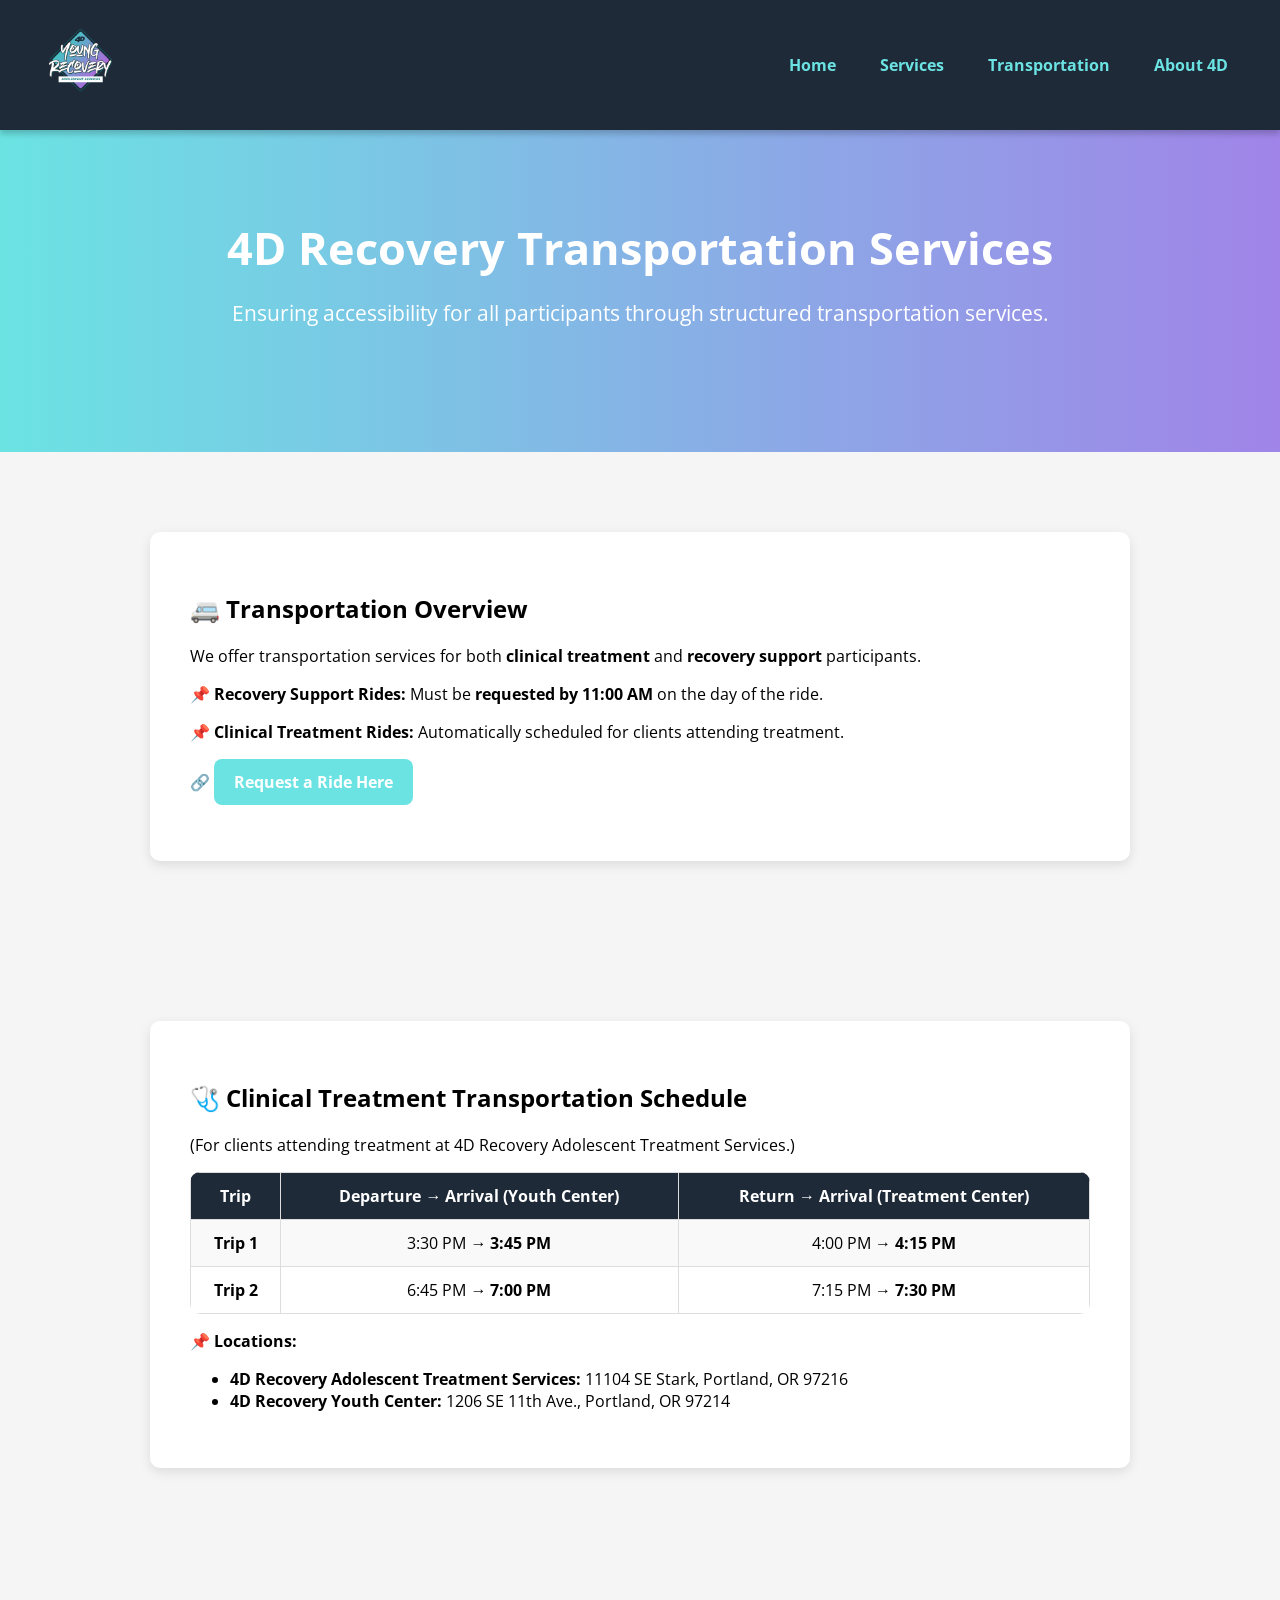
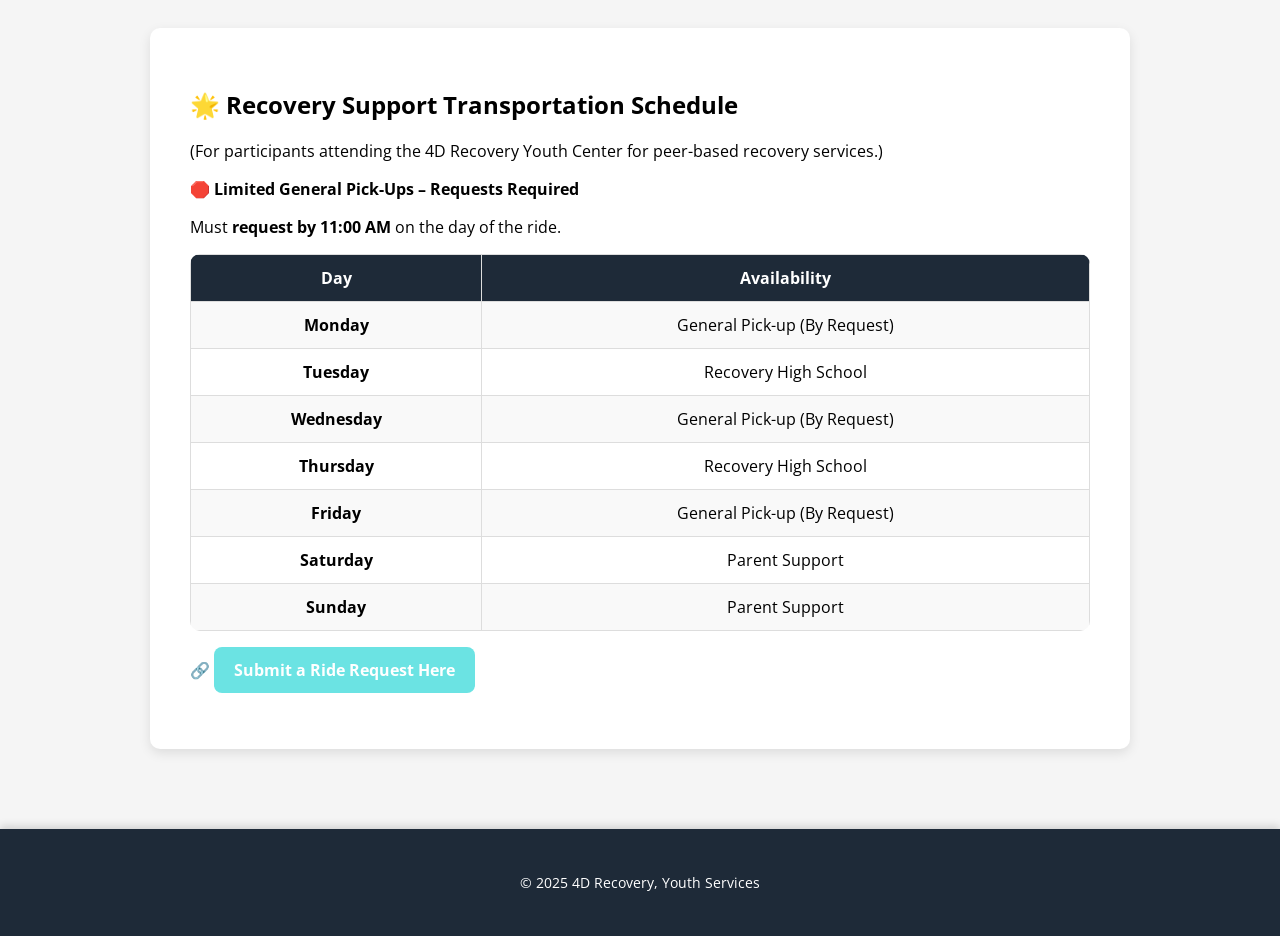
<file: transportation.html>
<!DOCTYPE html>
<html lang="en">
<head>
    <meta charset="UTF-8">
    <meta name="viewport" content="width=device-width, initial-scale=1.0">
    <title>4D Youth - Transportation</title>
    
    <!-- Google Fonts -->
    <link rel="stylesheet" href="https://fonts.googleapis.com/css2?family=Poppins:wght@300;400;600&family=Open+Sans:wght@300;400;600&display=swap">
    
    <link rel="stylesheet" href="css/header.css">
    <link rel="stylesheet" href="css/body.css">
    <link rel="stylesheet" href="css/footer.css">
    <meta http-equiv="Cache-Control" content="no-cache, no-store, must-revalidate">
<meta http-equiv="Pragma" content="no-cache">
<meta http-equiv="Expires" content="0">

</head>
<body>
    
   <!-- HEADER SECTION-->
   <header>
    <div class="nav-container">
        <!-- Logo -->
        <a href="index.html" class="logo-link">
            <img src="assets/logo.png" alt="Young Recovery Logo" class="logo">
        </a>

        <!-- Hamburger Icon (only visible on mobile) -->
        <div class="hamburger-icon" id="hamburger-icon">
            <div class="line"></div>
            <div class="line"></div>
            <div class="line"></div>
        </div>

        <!-- Navbar (hidden on mobile by default) -->
        <ul class="navbar" id="navbar">
            <li><a href="index.html" class="active">Home</a></li>
            <li><a href="services.html">Services</a></li>
            <li><a href="transportation.html">Transportation</a></li>
            <li><a href="about.html">About 4D</a></li>
        </ul>
    </div>
</header>
    
    <!-- Hero Section -->
    <section class="hero">
        <div class="hero-content">
            <h1>4D Recovery Transportation Services</h1>
            <p>Ensuring accessibility for all participants through structured transportation services.</p>
        </div>
    </section>
    
    <!-- Transportation Overview -->
    <section>
        <div class="container">
            <h2>🚐 Transportation Overview</h2>
            <p>We offer transportation services for both <strong>clinical treatment</strong> and <strong>recovery support</strong> participants.</p>
            <p><strong>📌 Recovery Support Rides:</strong> Must be <strong>requested by 11:00 AM</strong> on the day of the ride.</p>
            <p><strong>📌 Clinical Treatment Rides:</strong> Automatically scheduled for clients attending treatment.</p>
            <p>🔗 <a href="https://4drecovery.jotform.com/240028140054946" class="button">Request a Ride Here</a></p>
        </div>
    </section>

    <!-- Clinical Treatment Transportation -->
    <section>
        <div class="container">
            <h2>🩺 Clinical Treatment Transportation Schedule</h2>
            <p>(For clients attending treatment at 4D Recovery Adolescent Treatment Services.)</p>
            <table class="styled-table">
                <tr>
                    <th>Trip</th>
                    <th>Departure → Arrival (Youth Center)</th>
                    <th>Return → Arrival (Treatment Center)</th>
                </tr>
                <tr>
                    <td><strong>Trip 1</strong></td>
                    <td>3:30 PM → <strong>3:45 PM</strong></td>
                    <td>4:00 PM → <strong>4:15 PM</strong></td>
                </tr>
                <tr>
                    <td><strong>Trip 2</strong></td>
                    <td>6:45 PM → <strong>7:00 PM</strong></td>
                    <td>7:15 PM → <strong>7:30 PM</strong></td>
                </tr>
            </table>
            <p><strong>📌 Locations:</strong></p>
            <ul>
                <li><strong>4D Recovery Adolescent Treatment Services:</strong> 11104 SE Stark, Portland, OR 97216</li>
                <li><strong>4D Recovery Youth Center:</strong> 1206 SE 11th Ave., Portland, OR 97214</li>
            </ul>
        </div>
    </section>
    
    <!-- Recovery Support Transportation -->
    <section>
        <div class="container">
            <h2>🌟 Recovery Support Transportation Schedule</h2>
            <p>(For participants attending the 4D Recovery Youth Center for peer-based recovery services.)</p>
            <p><strong>🛑 Limited General Pick-Ups – Requests Required</strong></p>
            <p>Must <strong>request by 11:00 AM</strong> on the day of the ride.</p>
            <table class="styled-table">
                <tr>
                    <th>Day</th>
                    <th>Availability</th>
                </tr>
                <tr><td><strong>Monday</strong></td><td>General Pick-up (By Request)</td></tr>
                <tr><td><strong>Tuesday</strong></td><td>Recovery High School</td></tr>
                <tr><td><strong>Wednesday</strong></td><td>General Pick-up (By Request)</td></tr>
                <tr><td><strong>Thursday</strong></td><td>Recovery High School</td></tr>
                <tr><td><strong>Friday</strong></td><td>General Pick-up (By Request)</td></tr>
                <tr><td><strong>Saturday</strong></td><td>Parent Support</td></tr>
                <tr><td><strong>Sunday</strong></td><td>Parent Support</td></tr>
            </table>
            <p>🔗 <a href="https://4drecovery.jotform.com/240028140054946" class="button">Submit a Ride Request Here</a></p>
        </div>
    </section>
    
    <!-- Footer -->
    <footer>
        <div class="footer-container">
            <p>© 2025 4D Recovery, Youth Services</p>
        </div>
    </footer>
    
    <script>
        // Get the hamburger icon and navbar elements
        const hamburgerIcon = document.getElementById('hamburger-icon');
        const navbar = document.getElementById('navbar');
    
        // Toggle the navbar visibility when the hamburger icon is clicked
        hamburgerIcon.addEventListener('click', () => {
            navbar.classList.toggle('active');
        });
    </script>
    
    </body>
    </html>
</file>
<file: css/header.css>
/* Ensure header is fixed and responsive */
header {
    background-color: #1E2A38;
    padding: 10px 0;
    position: fixed;
    top: 0;
    width: 100%;
    z-index: 1000;
    box-shadow: 0px 4px 6px rgba(0, 0, 0, 0.2);
    display: flex;
    justify-content: center;
}

/* Navbar container - Centers the nav */
.nav-container {
    display: flex;
    justify-content: space-between;
    align-items: center;
    max-width: 1200px;
    width: 100%;
    padding: 15px 20px;
}

/* Logo Styling */
.logo {
    height: 80px;
    width: auto;
    margin-top: -5px;
}

/* Navbar Styling */
.navbar {
    display: flex;
    align-items: center;
    gap: 20px;
    list-style: none;
    margin: 0;
    padding: 0;
}

/* Navbar Links */
.navbar a {
    color: #6BE3E3;
    text-decoration: none;
    font-size: 16px;
    font-weight: bold;
    padding: 8px 12px;
    transition: color 0.3s ease-in-out, border-bottom 0.3s ease-in-out;
}

.navbar a:hover {
    color: #A084E8;
    border-bottom: 2px solid #A084E8;
}

/* Hamburger Icon (only visible on mobile) */
.hamburger-icon {
    display: none;
    flex-direction: column;
    gap: 5px;
    cursor: pointer;
}

.hamburger-icon .line {
    width: 30px;
    height: 4px;
    background-color: white;
    border-radius: 4px;
}

/* Mobile Adjustments */
@media (max-width: 900px) {
    /* Hide Navbar by default */
    .navbar {
        display: none;
        flex-direction: column;
        gap: 10px;
        text-align: center;
        width: 100%;
        padding: 20px 0;
        background-color: #1E2A38; /* Optional: Background color for mobile navbar */
        position: absolute;
        top: 70px; /* Adjust this based on the height of the header */
        left: 0;
    }

    /* Show Hamburger Icon on Mobile */
    .hamburger-icon {
        display: flex;
    }

    /* Adjust font size for mobile */
    .navbar a {
        font-size: 14px;
        padding: 10px 0;
    }
    
    /* Smooth transition for the navbar */
    .navbar {
        transition: transform 0.3s ease;
        transform: translateY(-100%); /* Start with navbar hidden above */
    }

    .navbar.active {
        transform: translateY(0); /* Slide the navbar into view */
    }
}
/* Mobile Adjustments */
@media (max-width: 900px) {
    /* Hide Navbar by default */
    .navbar {
        display: none;
        flex-direction: column;
        gap: 10px;
        text-align: center;
        width: 100%;
        padding: 20px 0;
        background-color: #1E2A38; /* Optional: Background color for mobile navbar */
        position: absolute;
        top: 70px; /* Adjust this based on the height of the header */
        left: 0;
    }

    /* Show Hamburger Icon on Mobile */
    .hamburger-icon {
        display: flex;
    }

    /* Show Navbar when active */
    .navbar.active {
        display: flex; /* Navbar will be shown */
    }

    /* Adjust font size for mobile */
    .navbar a {
        font-size: 14px;
        padding: 10px 0;
    }
}
</file>
<file: css/body.css>
/* General Page Styling */
html, body {
    height: 100%;
    display: flex;
    flex-direction: column;
    font-family: 'Open Sans', sans-serif;
    background-color: #F5F5F5;
    margin: 0;
    padding: 0; /* Remove the 120px padding */
    flex-grow: 1;
}

/* Hero Section */
.hero {
    margin-top: 80px; /* Matches the height of the fixed header */
    padding: 100px 20px;
    background: linear-gradient(to right, #6BE3E3, #A084E8);
    color: white;
    text-align: center;
    display: flex;
    flex-direction: column;
    align-items: center;
    justify-content: center;
}

.hero-content {
    width: 900px;
    max-width: 90%;
}

.hero-content h1 {
    font-size: 2.8rem;
    margin-bottom: 15px;
}

.hero-content p {
    font-size: 1.3rem;
    margin-bottom: 25px;
}

/* Mobile Adjustments for Hero Section */
@media (max-width: 768px) {
    .hero-content h1 {
        font-size: 2rem; /* Adjust heading size for smaller screens */
    }

    .hero-content p {
        font-size: 1.1rem; /* Adjust paragraph text size */
    }
}

/* Sections */
section {
    padding: 60px 20px;
    display: flex;
    justify-content: center;
}

/* Standardized Content Box */
.container {
    width: 900px;
    max-width: 90%;
    background: white;
    padding: 40px;
    border-radius: 10px;
    box-shadow: 0px 4px 12px rgba(0, 0, 0, 0.1);
    margin: 20px auto;
    transition: transform 0.3s ease-in-out, box-shadow 0.3s ease-in-out;
}

/* Hover Effect */
.container:hover {
    transform: translateY(-5px) scale(1.02); /* Restoring hover effect */
    box-shadow: 0px 8px 20px rgba(0, 0, 0, 0.15);
}

/* Mobile Adjustments for Containers */
@media (max-width: 768px) {
    .container {
        width: 95%;
        padding: 30px;
    }
}

/* Service Boxes */
.service-links {
    display: flex;
    justify-content: center;
    gap: 15px;
    margin-top: 20px;
}

.service-box {
    display: inline-block;
    padding: 15px 25px;
    background: #6BE3E3;
    color: white;
    font-weight: bold;
    border-radius: 8px;
    text-align: center;
    transition: background 0.3s ease-in-out, transform 0.2s ease-in-out;
    text-decoration: none;
    min-width: 180px;
}

/* Service Boxes Hover Effect */
.service-box:hover {
    background: #A084E8;
    transform: scale(1.05);
}

/* Call to Action */
.cta {
    text-align: center;
    background: #1E2A38;
    color: white;
    padding: 50px 20px;
    display: flex;
    flex-direction: column;
    align-items: center;
}

.cta .container {
    background: none;
    box-shadow: none;
}

/* Buttons */
.button {
    display: inline-block;
    padding: 12px 20px;
    background-color: #6BE3E3;
    color: white;
    font-weight: bold;
    border-radius: 8px;
    text-align: center;
    transition: background 0.3s ease-in-out, transform 0.2s ease-in-out;
    text-decoration: none;
}

.ride-request-link {
    color: #6BE3E3;
    font-weight: bold;
    text-decoration: none;
    transition: color 0.3s ease-in-out;
}

.ride-request-link:hover {
    color: #A084E8;
    text-decoration: underline;
}

/* Button Hover Effect */
.button:hover {
    background-color: #A084E8;
    transform: scale(1.05);
}

/* Google Calendar */
iframe {
    border-radius: 10px;
    overflow: hidden;
    width: 100%; /* Ensure iframe fits inside container */
    height: 600px; /* Keep consistent height */
}

/* Footer Fix */
footer {
    margin-top: auto;
}

/* Info Grid Layout for Clinical Services */
.info-grid {
    display: grid;
    grid-template-columns: repeat(auto-fit, minmax(280px, 1fr)); /* Makes the grid responsive */
    gap: 20px;
    margin-top: 20px;
}

.info-box {
    background: white;
    padding: 15px;
    border-radius: 8px;
    font-size: 16px;
    box-shadow: 0px 4px 12px rgba(0, 0, 0, 0.1);
    text-align: center;
}

/* Community Agreements */
.community-agreements {
    background: #1E2A38;
    text-align: center;
    padding: 60px 20px;
}

.community-agreements .container {
    background: white;
    color: #1E2A38;
    padding: 40px;
    border-radius: 10px;
    box-shadow: 0px 4px 12px rgba(0, 0, 0, 0.1);
    width: 900px;
    max-width: 90%;
    margin: 20px auto;
}

/* Fix Grid */
.agreements-grid {
    display: grid;
    grid-template-columns: repeat(auto-fit, minmax(280px, 1fr));
    gap: 15px;
    margin-top: 20px;
}

/* Style Each Agreement Box */
.agreement-box {
    background: white;
    color: #1E2A38;
    padding: 15px;
    border-radius: 8px;
    font-size: 16px;
    font-weight: bold;
    box-shadow: 0px 4px 12px rgba(0, 0, 0, 0.1);
    text-align: center;
}

/* Table Styling */
.styled-table {
    width: 100%;
    border-collapse: collapse;
    margin-top: 10px;
    text-align: center;
    font-size: 16px;
    background: white;
    border-radius: 10px;
    overflow: hidden;
}

.styled-table th, .styled-table td {
    border: 1px solid #ddd;
    padding: 12px;
}

.styled-table th {
    background-color: #1E2A38;
    color: white;
    font-weight: bold;
}

.styled-table tr:nth-child(even) {
    background-color: #f9f9f9;
}

.styled-table tr:hover {
    background-color: #e6f7ff;
}

/* Mobile Adjustments */
@media (max-width: 768px) {
    .container {
        width: 95%;
        padding: 30px;
    }

    .service-links {
        flex-direction: column;
        align-items: center;
    }

    .service-box {
        width: 100%;
        max-width: 250px;
    }

    .hero-content h1 {
        font-size: 2rem;
    }

    .hero-content p {
        font-size: 1.1rem;
    }

    .styled-table th, .styled-table td {
        padding: 8px;
    }

 

    .container {
        width: 100%;
        max-width: 1200px; /* Adjust width */
        margin: 0 auto;
        padding: 0 20px; /* Adds padding for spacing */
    }

    .info-grid {
        display: grid;
        grid-template-columns: repeat(auto-fill, minmax(300px, 1fr)); /* Makes the grid responsive */
        gap: 20px; /* Adds space between grid items */
    }

    

    .container {
        width: 100%;
        max-width: 1200px;
        margin: 0 auto;
        padding: 0 20px; /* Adds padding for spacing */
    }

    .info-grid {
        display: grid;
        grid-template-columns: 1fr; /* Ensures the video section only takes one column */
        gap: 20px; /* Adds space between grid items */
    }

    
}

/* Video Section Styling */
.video-section {
    margin: 40px 0; /* Adds spacing between sections */
}

.video-wrapper {
    position: relative;
    padding-bottom: 56.25%; /* Aspect ratio 16:9 */
    height: 0;
    overflow: hidden;
    max-width: 100%;
    background: #000; /* Ensures a black background around the video */
    border-radius: 10px;
    margin: 0 auto; /* Centers the video */
}

.video-wrapper iframe {
    position: absolute;
    top: 0;
    left: 0;
    width: 100%; /* Makes iframe responsive */
    height: 100%;
    border: none; /* Removes border */
}

/* Services and Calendar Two-Column Layout */
.services-calendar-container {
    margin-top: 40px;
}

.services-calendar-grid {
    display: grid;
    grid-template-columns: 1fr 1fr; /* Two columns layout */
    gap: 40px;
    margin-top: 40px;
}

.services-column {
    padding: 20px;
}

.calendar-column {
    padding: 20px;
}

/* Calendar Styling */
.calendar-container {
    margin-top: 40px;
    width: 100%;
    max-width: 100%; /* Ensure it doesn’t go beyond the container */
}

.calendar-container iframe {
    width: 100%;
    height: 600px;
}

/* Mobile Adjustments */
@media (max-width: 768px) {
    .services-calendar-grid {
        grid-template-columns: 1fr; /* Stack the content on mobile */
    }

    .calendar-container {
        height: 400px;
    }

    .services-column, .calendar-column {
        margin-bottom: 40px;
    }
}

/* Mailto Link Styled as a Button */
.mailto-link {
    display: inline-block;
    padding: 12px 20px;
    background-color: #6BE3E3;
    color: white;
    font-weight: bold;
    border-radius: 8px;
    text-align: center;
    transition: background 0.3s ease-in-out, transform 0.2s ease-in-out;
    text-decoration: none; /* Remove underline */
}

/* Hover Effect for Mailto Link */
.mailto-link:hover {
    background-color: #A084E8;
    transform: scale(1.05);
}

/* FAQ Section Styling */
.faq {
    background-color: #1E2A38; /* Dark background to match theme */
    color: white;
    padding: 20px;
    border-radius: 8px;
}

.accordion details {
    background: #1E2A38; /* Accordion background */
    margin-bottom: 15px; /* Increased space between accordion items */
    border-radius: 8px;
    border: 1px solid #6BE3E3; /* Light border for visibility */
}

.accordion summary {
    cursor: pointer;
    font-size: 18px;
    padding: 12px;
    font-weight: bold;
    border: none;
    color: #6BE3E3; /* Teal color to match theme */
    background: #1E2A38; /* Background matches the overall theme */
    border-radius: 8px;
    transition: background-color 0.3s, color 0.3s ease; /* Smooth transition for hover */
}

/* Accordion Hover Effect */
.accordion summary:hover {
    background-color: #A084E8; /* Background color on hover */
    color: white; /* Text color change on hover */
}

/* Accordion Arrow Styling */
.accordion details summary::after {
    content: "▼"; /* Default "down" arrow */
    padding-left: 10px;
    transition: transform 0.3s ease; /* Smooth transition */
    color: #6BE3E3; /* Light arrow color for better visibility */
}

/* Rotate the arrow when open */
.accordion details[open] summary::after {
    content: "▲"; /* "Up" arrow when expanded */
    transform: rotate(180deg); /* Rotate the arrow */
}

/* Accordion Answer (Content) Styling */
.accordion p {
    padding: 10px;
    font-size: 16px;
    color: white;
    background: #1E2A38; /* Background of the answer */
    border-radius: 8px;
}

/* Optional: Style the question more for better visibility */
.accordion details[open] summary {
    background-color: #A084E8; /* Change background when expanded */
    color: white; /* Ensure text stands out */
}

/* Optional: Arrow position and size adjustment */
.accordion details summary::after {
    font-size: 1.2rem; /* Increase arrow size */
}

/* Mobile Adjustments for Accordion */
@media (max-width: 768px) {
    .faq {
        padding: 15px; /* Adjust padding for mobile */
    }

    .accordion summary {
        font-size: 16px; /* Adjust font size for mobile */
    }

    .accordion p {
        font-size: 14px; /* Adjust paragraph font size for mobile */
    }
}
</file>
<file: css/footer.css>
/* Footer Styling */
footer {
    background-color: #1E2A38;
    color: white;
    text-align: center;
    padding: 20px 0;
    font-size: 14px;
    width: 100%;
    display: flex;
    justify-content: center;
    margin-top: auto;
    box-shadow: 0px -3px 8px rgba(0, 0, 0, 0.15);
}

/* Center the footer content */
.footer-container {
    width: 900px;
    max-width: 90%;
    text-align: center;
    padding: 10px;
}

/* Footer Links */
.footer-links {
    display: flex;
    justify-content: center;
    gap: 20px;
    margin-top: 10px;
}

.footer-links a {
    color: #6BE3E3;
    text-decoration: none;
    font-size: 16px;
    transition: color 0.3s ease-in-out, transform 0.2s ease-in-out;
}

.footer-links a:hover {
    color: #A084E8;
    transform: scale(1.1);
}

/* Mobile Adjustments */
@media (max-width: 768px) {
    .footer-links {
        flex-direction: column;
        gap: 10px;
    }
}
</file>
<file: css/install.css>
#install-overlay {
    position: fixed;
    top: 0;
    left: 0;
    width: 100%;
    height: 100%;
    background: rgba(0, 0, 0, 0.7);
    display: flex;
    align-items: center;
    justify-content: center;
    z-index: 1000;
}

.install-popup {
    background: white;
    padding: 20px;
    border-radius: 10px;
    text-align: center;
    max-width: 300px;
    box-shadow: 0 4px 6px rgba(0, 0, 0, 0.1);
}

.install-popup h2 {
    font-size: 20px;
    margin-bottom: 10px;
}

.install-popup p {
    font-size: 16px;
    margin-bottom: 15px;
}

.install-popup button {
    background: #00d1b2;
    color: white;
    border: none;
    padding: 10px 15px;
    border-radius: 5px;
    cursor: pointer;
    margin: 5px;
}

.install-popup button:hover {
    background: #00a896;
}

#dismiss-btn {
    background: #ccc;
}

#dismiss-btn:hover {
    background: #999;
}
</file>
